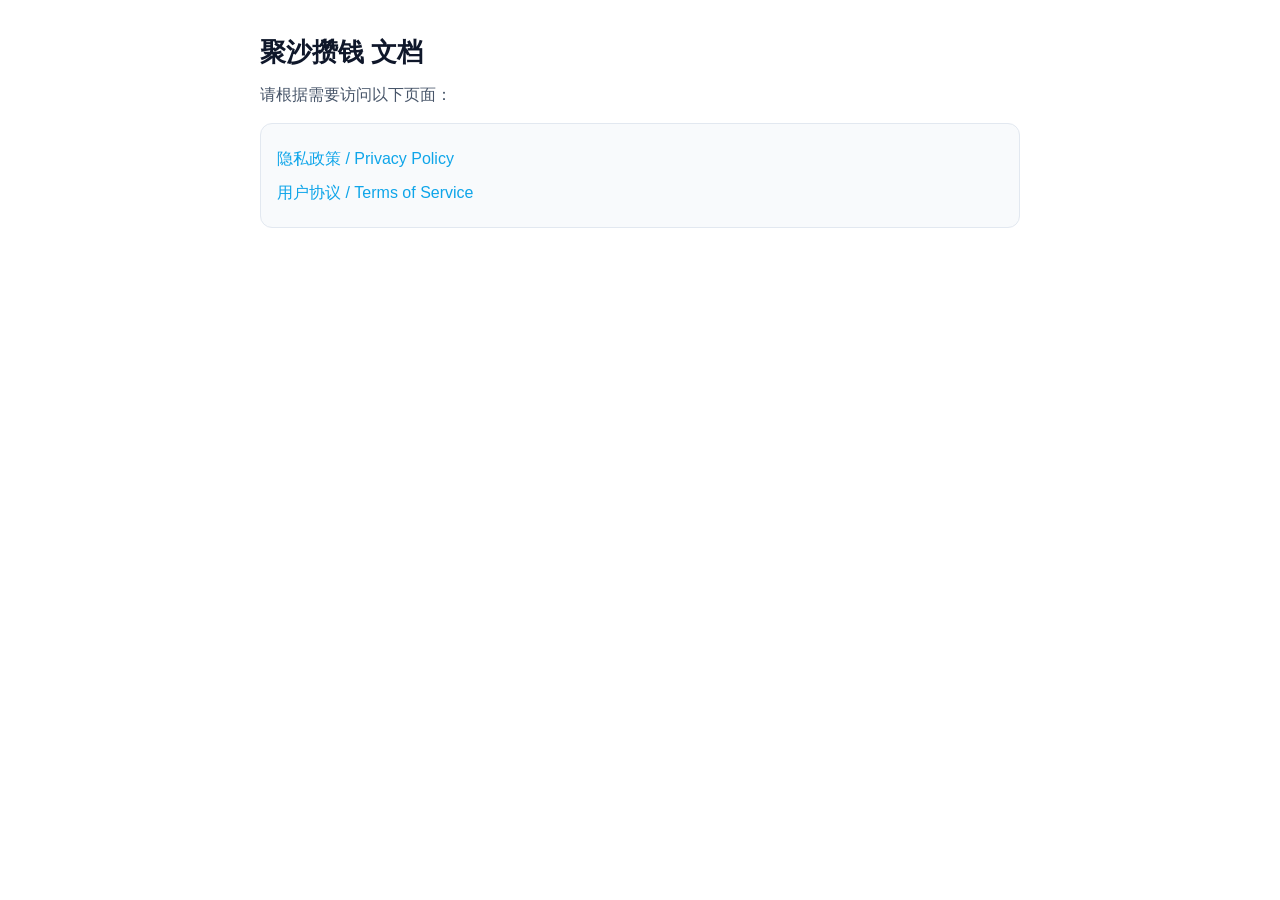
<file: doc/index.html>
<!doctype html>
<html lang="zh-CN">
<head>
  <meta charset="utf-8" />
  <meta name="viewport" content="width=device-width, initial-scale=1" />
  <title>聚沙攒钱 文档</title>
  <style>
    :root {
      color-scheme: light;
      --text: #0f172a;
      --sub: #475569;
      --line: #e2e8f0;
      --bg: #ffffff;
      --card: #f8fafc;
      --accent: #0ea5e9;
    }
    body {
      margin: 0;
      font-family: -apple-system, BlinkMacSystemFont, "SF Pro Text", "Helvetica Neue", Arial, sans-serif;
      color: var(--text);
      background: var(--bg);
      line-height: 1.6;
    }
    .container {
      max-width: 760px;
      margin: 0 auto;
      padding: 32px 20px 64px;
    }
    h1 { font-size: 26px; margin: 0 0 8px; }
    p { margin: 8px 0; color: var(--sub); }
    .card {
      background: var(--card);
      border: 1px solid var(--line);
      border-radius: 12px;
      padding: 14px 16px;
      margin-top: 16px;
    }
    a { color: var(--accent); text-decoration: none; }
    a:hover { text-decoration: underline; }
  </style>
</head>
<body>
  <div class="container">
    <h1>聚沙攒钱 文档</h1>
    <p>请根据需要访问以下页面：</p>

    <div class="card">
      <p><a href="privacy.html">隐私政策 / Privacy Policy</a></p>
      <p><a href="terms.html">用户协议 / Terms of Service</a></p>
    </div>
  </div>
</body>
</html>
</file>
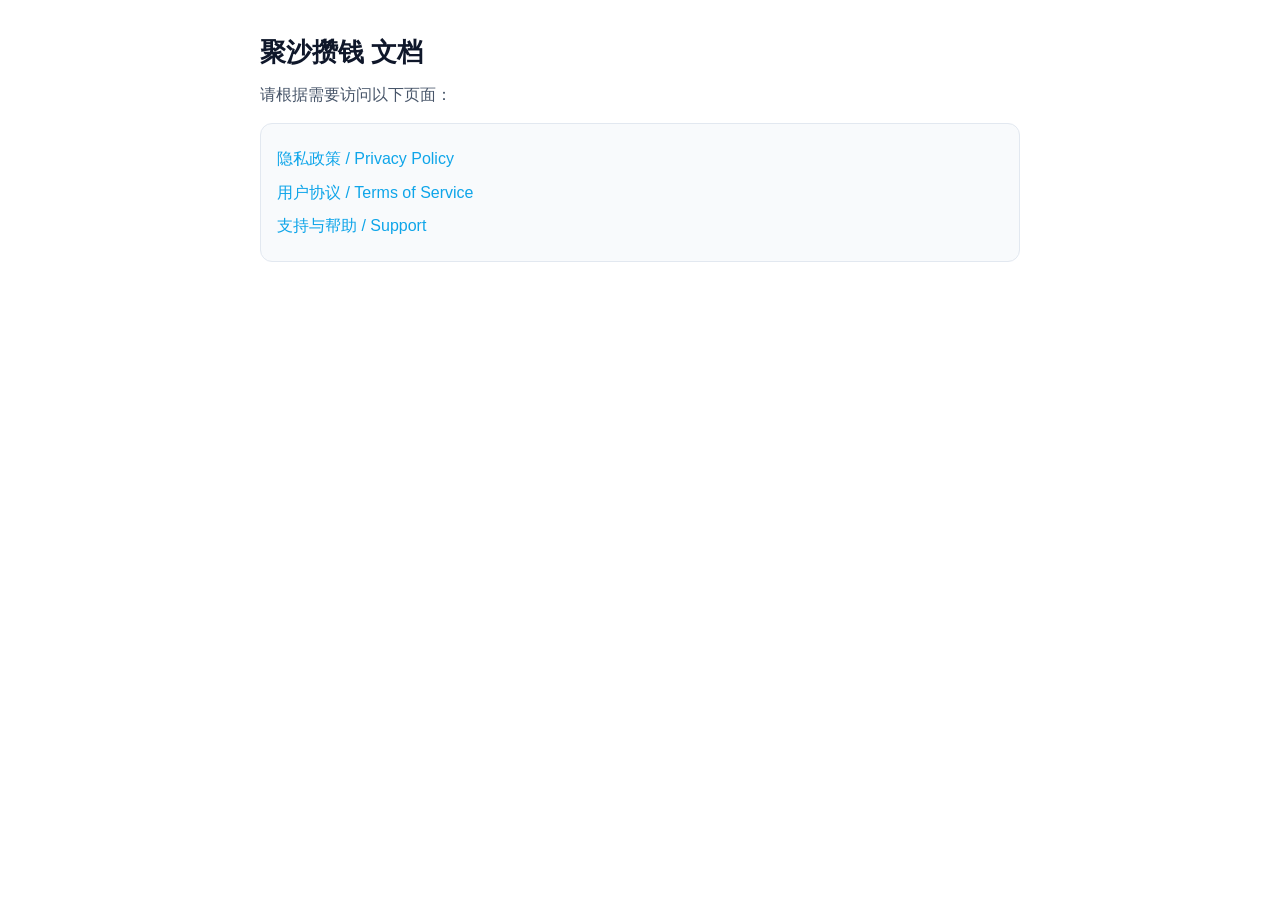
<file: docs/index.html>
<!doctype html>
<html lang="zh-CN">
<head>
  <meta charset="utf-8" />
  <meta name="viewport" content="width=device-width, initial-scale=1" />
  <title>聚沙攒钱 文档</title>
  <style>
    :root {
      color-scheme: light;
      --text: #0f172a;
      --sub: #475569;
      --line: #e2e8f0;
      --bg: #ffffff;
      --card: #f8fafc;
      --accent: #0ea5e9;
    }
    body {
      margin: 0;
      font-family: -apple-system, BlinkMacSystemFont, "SF Pro Text", "Helvetica Neue", Arial, sans-serif;
      color: var(--text);
      background: var(--bg);
      line-height: 1.6;
    }
    .container {
      max-width: 760px;
      margin: 0 auto;
      padding: 32px 20px 64px;
    }
    h1 { font-size: 26px; margin: 0 0 8px; }
    p { margin: 8px 0; color: var(--sub); }
    .card {
      background: var(--card);
      border: 1px solid var(--line);
      border-radius: 12px;
      padding: 14px 16px;
      margin-top: 16px;
    }
    a { color: var(--accent); text-decoration: none; }
    a:hover { text-decoration: underline; }
  </style>
</head>
<body>
  <div class="container">
    <h1>聚沙攒钱 文档</h1>
    <p>请根据需要访问以下页面：</p>

    <div class="card">
      <p><a href="privacy.html">隐私政策 / Privacy Policy</a></p>
      <p><a href="terms.html">用户协议 / Terms of Service</a></p>
      <p><a href="support.html">支持与帮助 / Support</a></p>
    </div>
  </div>
</body>
</html>
</file>
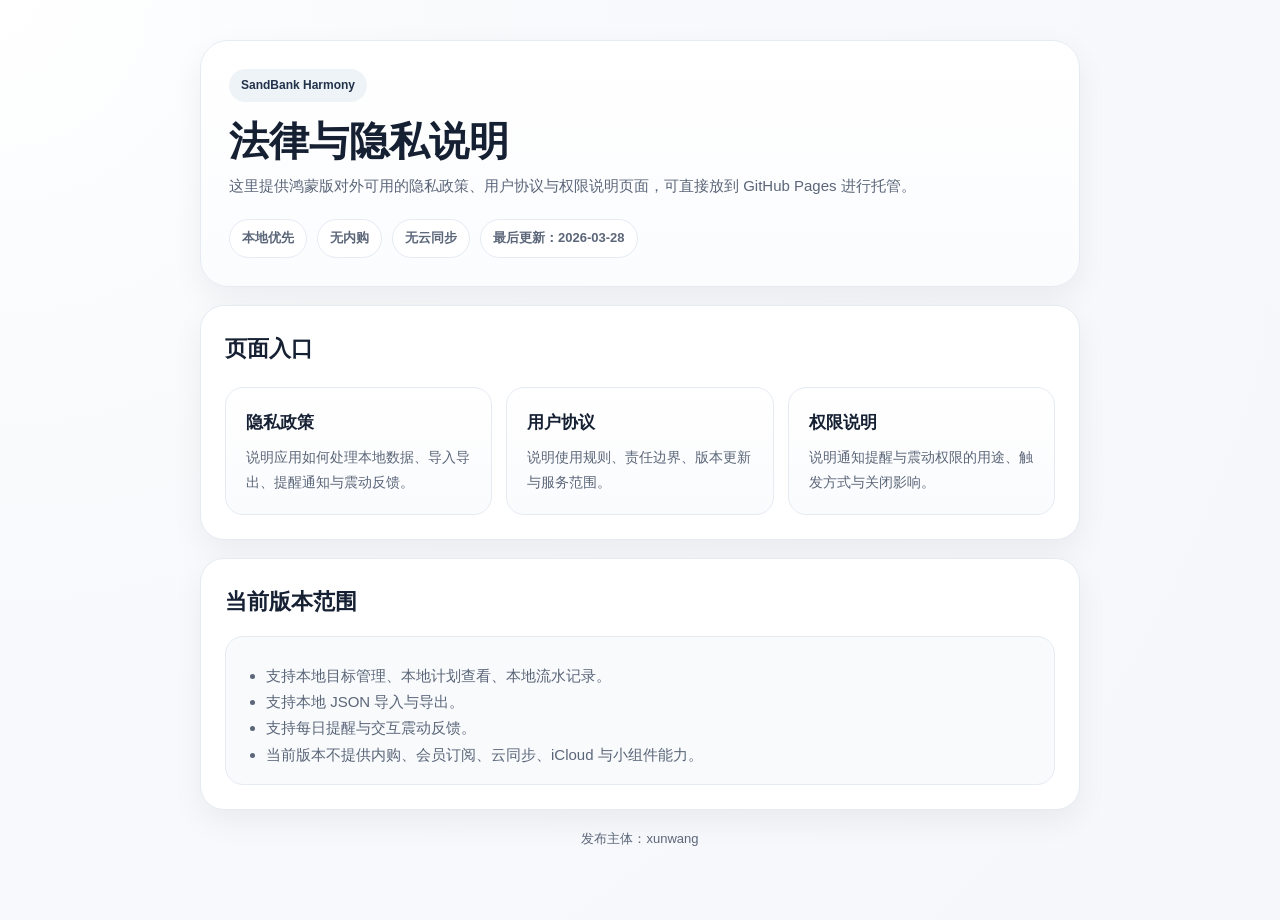
<file: docs/harmony/index.html>
<!doctype html>
<html lang="zh-CN">
<head>
  <meta charset="utf-8">
  <meta name="viewport" content="width=device-width, initial-scale=1">
  <title>SandBank Harmony 法律与隐私说明</title>
  <meta name="description" content="SandBank Harmony 的隐私政策、用户协议与权限说明页面。">
  <link rel="stylesheet" href="./legal.css">
</head>
<body>
  <main class="page">
    <section class="hero">
      <span class="eyebrow">SandBank Harmony</span>
      <h1>法律与隐私说明</h1>
      <p>这里提供鸿蒙版对外可用的隐私政策、用户协议与权限说明页面，可直接放到 GitHub Pages 进行托管。</p>
      <div class="hero-meta">
        <span class="chip">本地优先</span>
        <span class="chip">无内购</span>
        <span class="chip">无云同步</span>
        <span class="chip">最后更新：2026-03-28</span>
      </div>
    </section>

    <section class="section">
      <h2>页面入口</h2>
      <div class="card-grid">
        <a class="nav-card" href="./privacy-policy.html">
          <h3>隐私政策</h3>
          <p>说明应用如何处理本地数据、导入导出、提醒通知与震动反馈。</p>
        </a>
        <a class="nav-card" href="./user-agreement.html">
          <h3>用户协议</h3>
          <p>说明使用规则、责任边界、版本更新与服务范围。</p>
        </a>
        <a class="nav-card" href="./permissions.html">
          <h3>权限说明</h3>
          <p>说明通知提醒与震动权限的用途、触发方式与关闭影响。</p>
        </a>
      </div>
    </section>

    <section class="section">
      <h2>当前版本范围</h2>
      <div class="list-box">
        <ul>
          <li>支持本地目标管理、本地计划查看、本地流水记录。</li>
          <li>支持本地 JSON 导入与导出。</li>
          <li>支持每日提醒与交互震动反馈。</li>
          <li>当前版本不提供内购、会员订阅、云同步、iCloud 与小组件能力。</li>
        </ul>
      </div>
    </section>

    <p class="footer">发布主体：xunwang</p>
  </main>
</body>
</html>
</file>
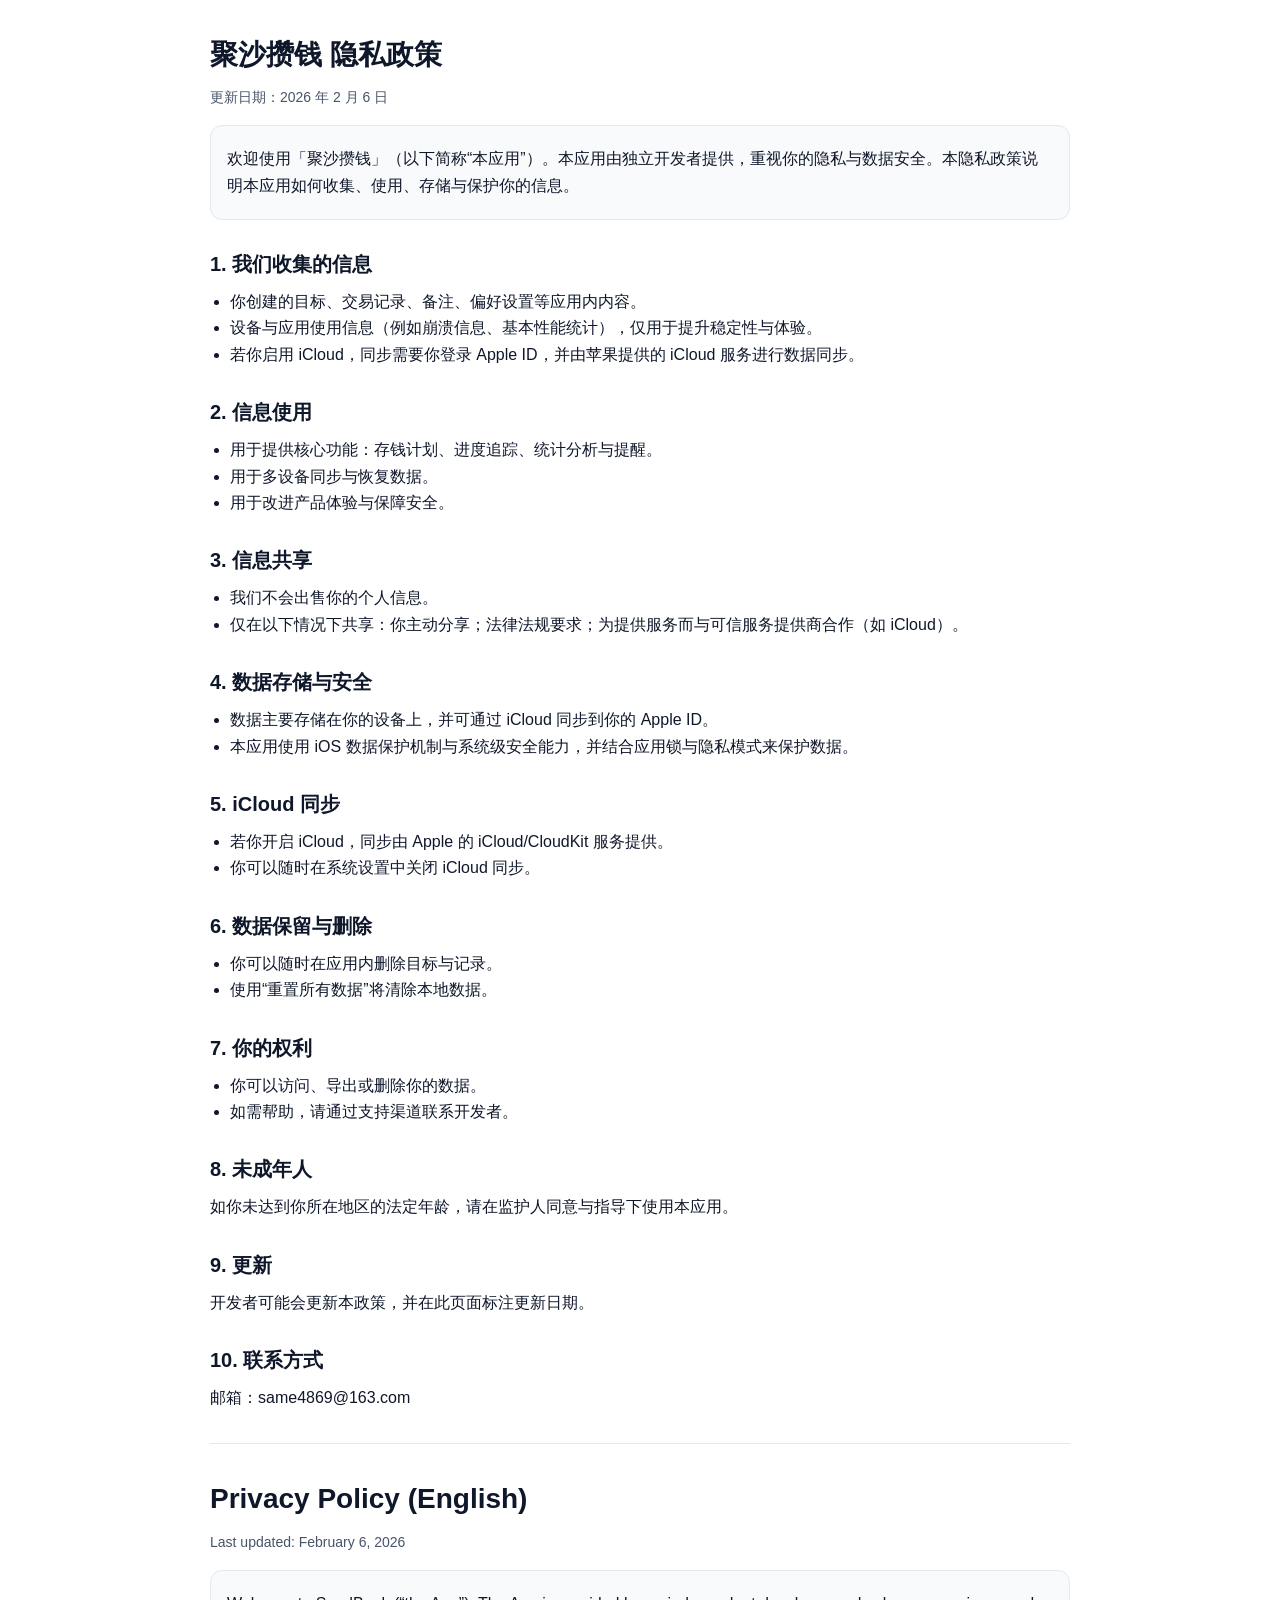
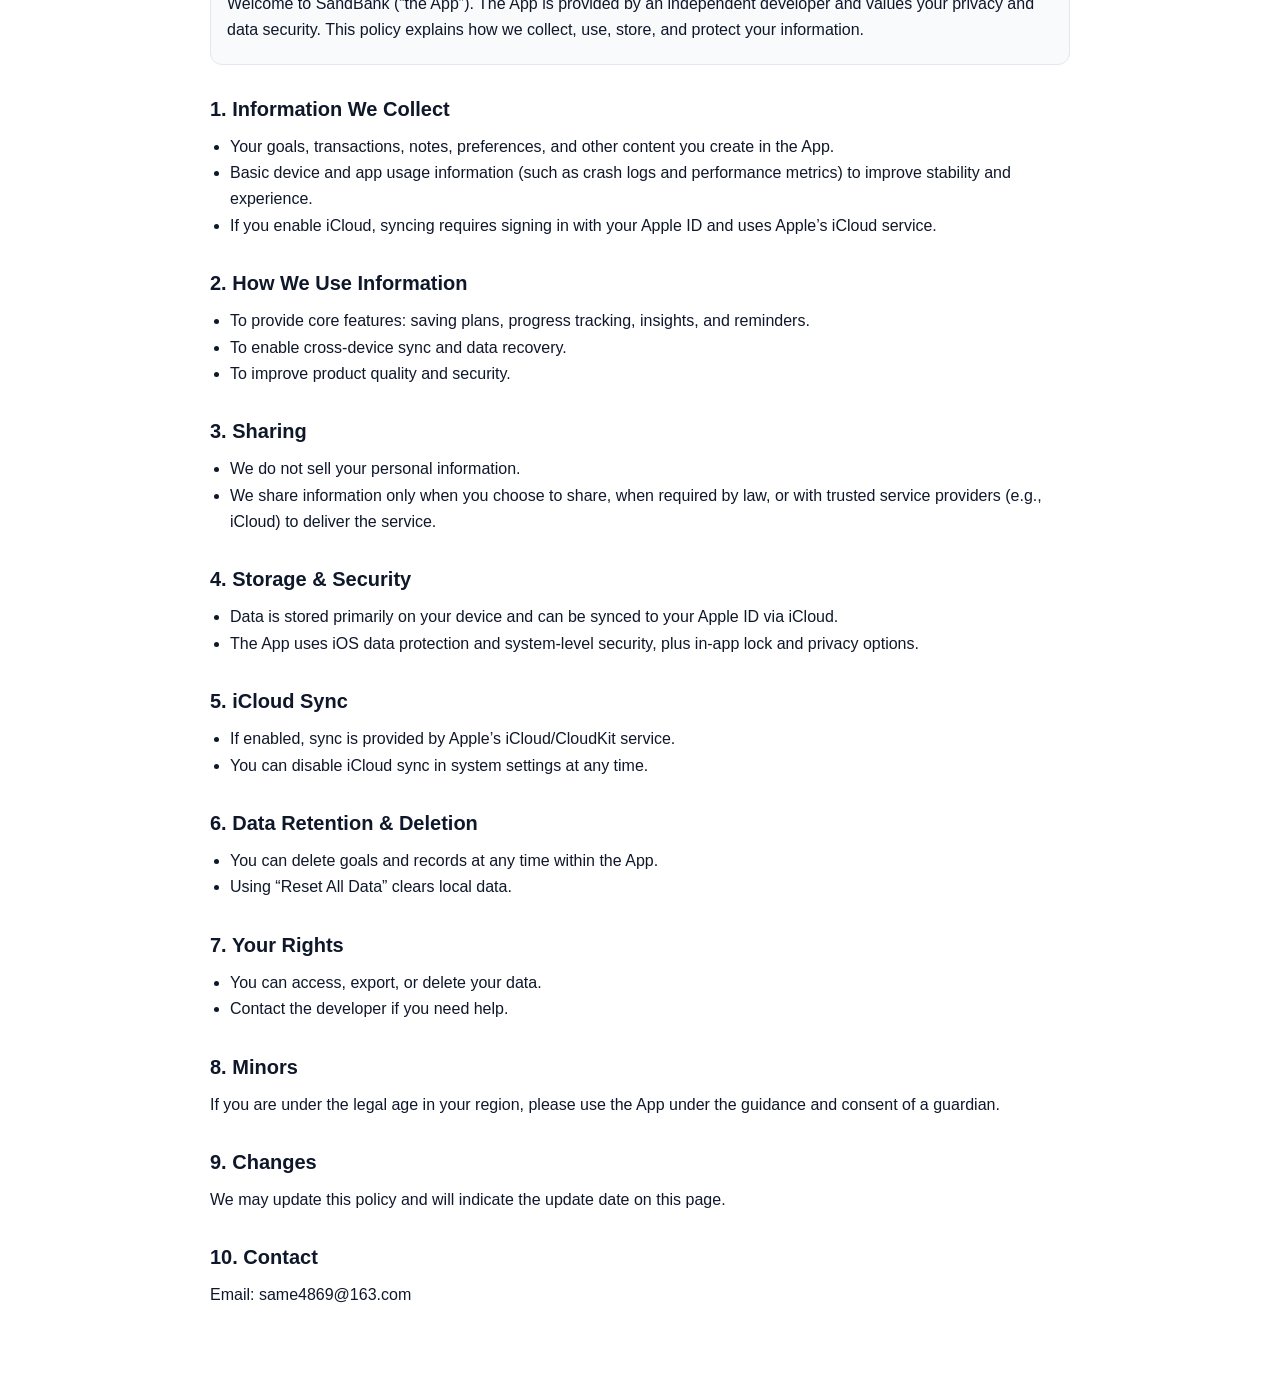
<file: doc/privacy.html>
<!doctype html>
<html lang="zh-CN">
<head>
  <meta charset="utf-8" />
  <meta name="viewport" content="width=device-width, initial-scale=1" />
  <title>聚沙攒钱 隐私政策</title>
  <style>
    :root {
      color-scheme: light;
      --text: #0f172a;
      --sub: #475569;
      --line: #e2e8f0;
      --bg: #ffffff;
      --card: #f8fafc;
    }
    body {
      margin: 0;
      font-family: -apple-system, BlinkMacSystemFont, "SF Pro Text", "Helvetica Neue", Arial, sans-serif;
      color: var(--text);
      background: var(--bg);
      line-height: 1.65;
    }
    .container {
      max-width: 860px;
      margin: 0 auto;
      padding: 32px 20px 64px;
    }
    h1 { font-size: 28px; margin: 0 0 8px; }
    h2 { font-size: 20px; margin: 28px 0 8px; }
    p { margin: 8px 0; color: var(--text); }
    .muted { color: var(--sub); font-size: 14px; }
    .card {
      background: var(--card);
      border: 1px solid var(--line);
      border-radius: 12px;
      padding: 12px 16px;
      margin: 16px 0;
    }
    ul { padding-left: 20px; margin: 8px 0; }
    hr { border: 0; border-top: 1px solid var(--line); margin: 32px 0; }
  </style>
</head>
<body>
  <div class="container">
    <h1>聚沙攒钱 隐私政策</h1>
    <p class="muted">更新日期：2026 年 2 月 6 日</p>

    <div class="card">
      <p>欢迎使用「聚沙攒钱」（以下简称“本应用”）。本应用由独立开发者提供，重视你的隐私与数据安全。本隐私政策说明本应用如何收集、使用、存储与保护你的信息。</p>
    </div>

    <h2>1. 我们收集的信息</h2>
    <ul>
      <li>你创建的目标、交易记录、备注、偏好设置等应用内内容。</li>
      <li>设备与应用使用信息（例如崩溃信息、基本性能统计），仅用于提升稳定性与体验。</li>
      <li>若你启用 iCloud，同步需要你登录 Apple ID，并由苹果提供的 iCloud 服务进行数据同步。</li>
    </ul>

    <h2>2. 信息使用</h2>
    <ul>
      <li>用于提供核心功能：存钱计划、进度追踪、统计分析与提醒。</li>
      <li>用于多设备同步与恢复数据。</li>
      <li>用于改进产品体验与保障安全。</li>
    </ul>

    <h2>3. 信息共享</h2>
    <ul>
      <li>我们不会出售你的个人信息。</li>
      <li>仅在以下情况下共享：你主动分享；法律法规要求；为提供服务而与可信服务提供商合作（如 iCloud）。</li>
    </ul>

    <h2>4. 数据存储与安全</h2>
    <ul>
      <li>数据主要存储在你的设备上，并可通过 iCloud 同步到你的 Apple ID。</li>
      <li>本应用使用 iOS 数据保护机制与系统级安全能力，并结合应用锁与隐私模式来保护数据。</li>
    </ul>

    <h2>5. iCloud 同步</h2>
    <ul>
      <li>若你开启 iCloud，同步由 Apple 的 iCloud/CloudKit 服务提供。</li>
      <li>你可以随时在系统设置中关闭 iCloud 同步。</li>
    </ul>

    <h2>6. 数据保留与删除</h2>
    <ul>
      <li>你可以随时在应用内删除目标与记录。</li>
      <li>使用“重置所有数据”将清除本地数据。</li>
    </ul>

    <h2>7. 你的权利</h2>
    <ul>
      <li>你可以访问、导出或删除你的数据。</li>
      <li>如需帮助，请通过支持渠道联系开发者。</li>
    </ul>

    <h2>8. 未成年人</h2>
    <p>如你未达到你所在地区的法定年龄，请在监护人同意与指导下使用本应用。</p>

    <h2>9. 更新</h2>
    <p>开发者可能会更新本政策，并在此页面标注更新日期。</p>

    <h2>10. 联系方式</h2>
    <p>邮箱：same4869@163.com</p>

    <hr />

    <h1>Privacy Policy (English)</h1>
    <p class="muted">Last updated: February 6, 2026</p>

    <div class="card">
      <p>Welcome to SandBank (“the App”). The App is provided by an independent developer and values your privacy and data security. This policy explains how we collect, use, store, and protect your information.</p>
    </div>

    <h2>1. Information We Collect</h2>
    <ul>
      <li>Your goals, transactions, notes, preferences, and other content you create in the App.</li>
      <li>Basic device and app usage information (such as crash logs and performance metrics) to improve stability and experience.</li>
      <li>If you enable iCloud, syncing requires signing in with your Apple ID and uses Apple’s iCloud service.</li>
    </ul>

    <h2>2. How We Use Information</h2>
    <ul>
      <li>To provide core features: saving plans, progress tracking, insights, and reminders.</li>
      <li>To enable cross-device sync and data recovery.</li>
      <li>To improve product quality and security.</li>
    </ul>

    <h2>3. Sharing</h2>
    <ul>
      <li>We do not sell your personal information.</li>
      <li>We share information only when you choose to share, when required by law, or with trusted service providers (e.g., iCloud) to deliver the service.</li>
    </ul>

    <h2>4. Storage & Security</h2>
    <ul>
      <li>Data is stored primarily on your device and can be synced to your Apple ID via iCloud.</li>
      <li>The App uses iOS data protection and system-level security, plus in-app lock and privacy options.</li>
    </ul>

    <h2>5. iCloud Sync</h2>
    <ul>
      <li>If enabled, sync is provided by Apple’s iCloud/CloudKit service.</li>
      <li>You can disable iCloud sync in system settings at any time.</li>
    </ul>

    <h2>6. Data Retention & Deletion</h2>
    <ul>
      <li>You can delete goals and records at any time within the App.</li>
      <li>Using “Reset All Data” clears local data.</li>
    </ul>

    <h2>7. Your Rights</h2>
    <ul>
      <li>You can access, export, or delete your data.</li>
      <li>Contact the developer if you need help.</li>
    </ul>

    <h2>8. Minors</h2>
    <p>If you are under the legal age in your region, please use the App under the guidance and consent of a guardian.</p>

    <h2>9. Changes</h2>
    <p>We may update this policy and will indicate the update date on this page.</p>

    <h2>10. Contact</h2>
    <p>Email: same4869@163.com</p>
  </div>
</body>
</html>
</file>
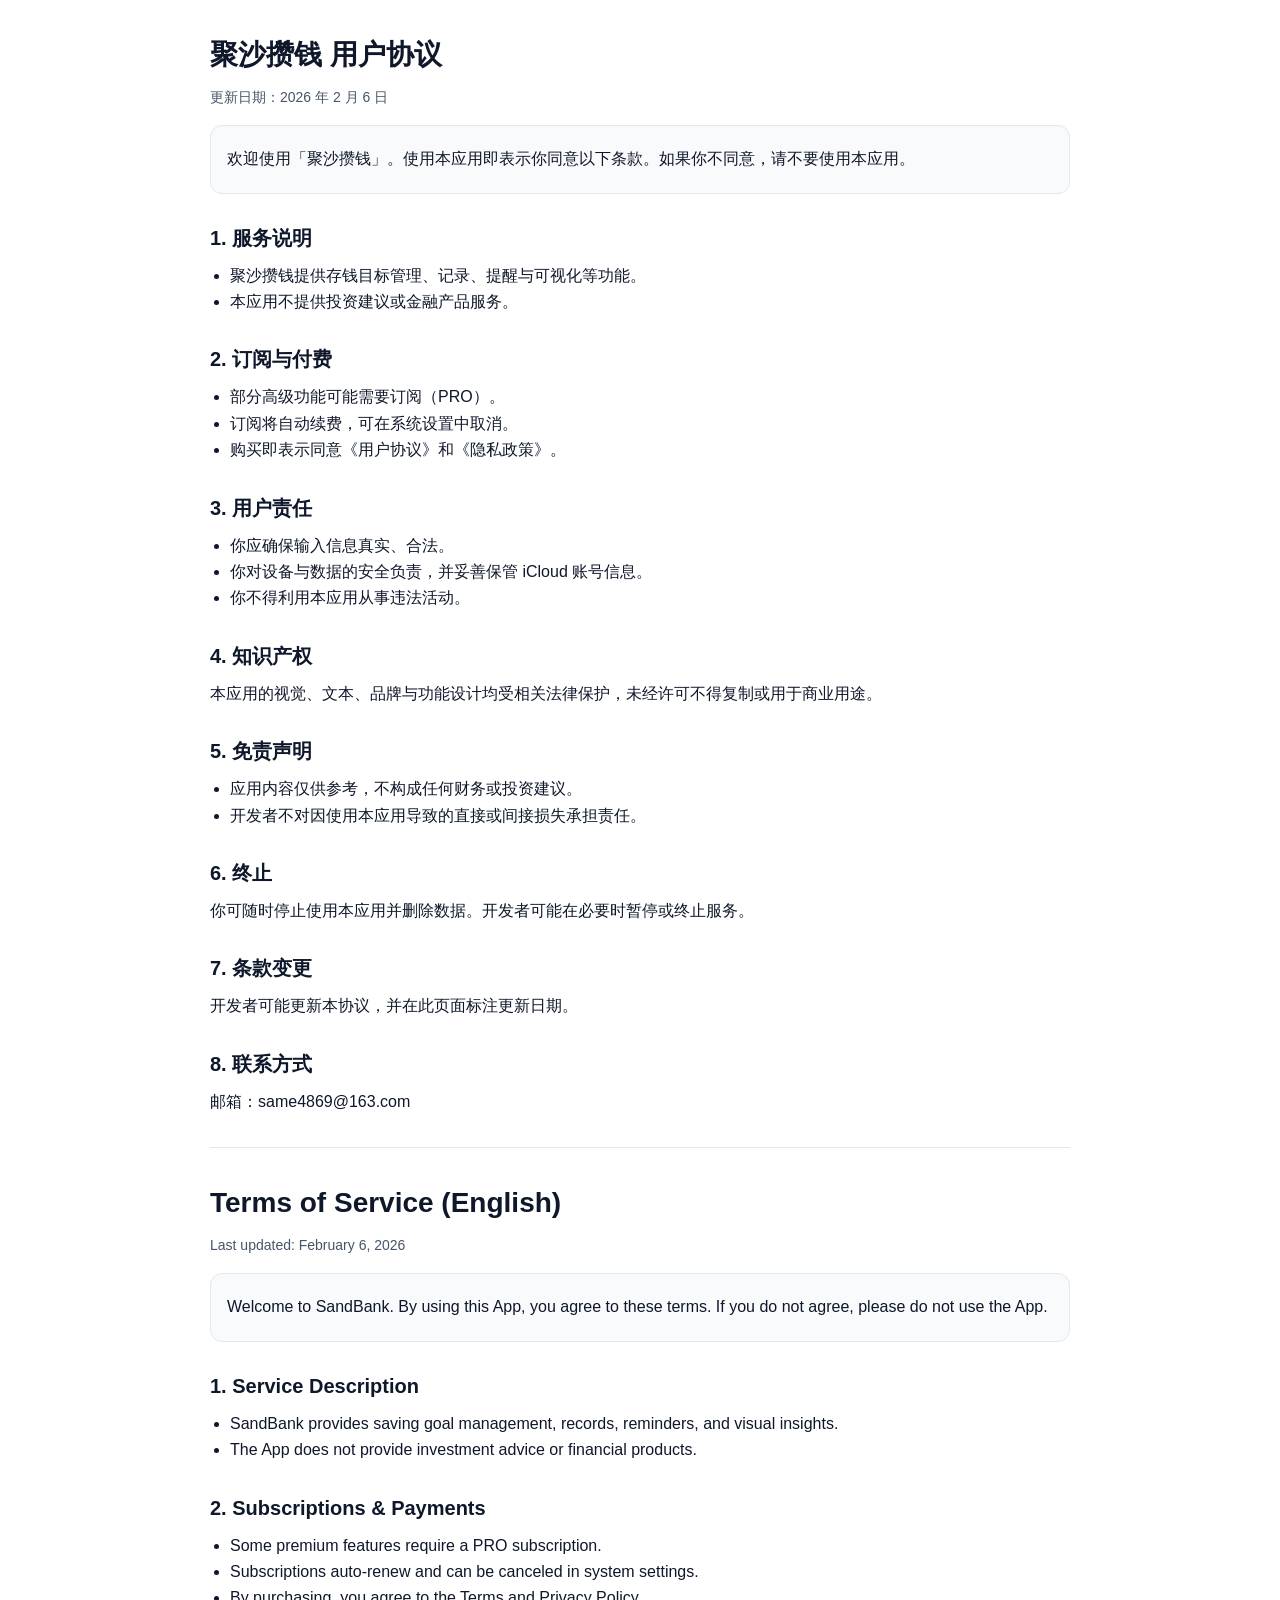
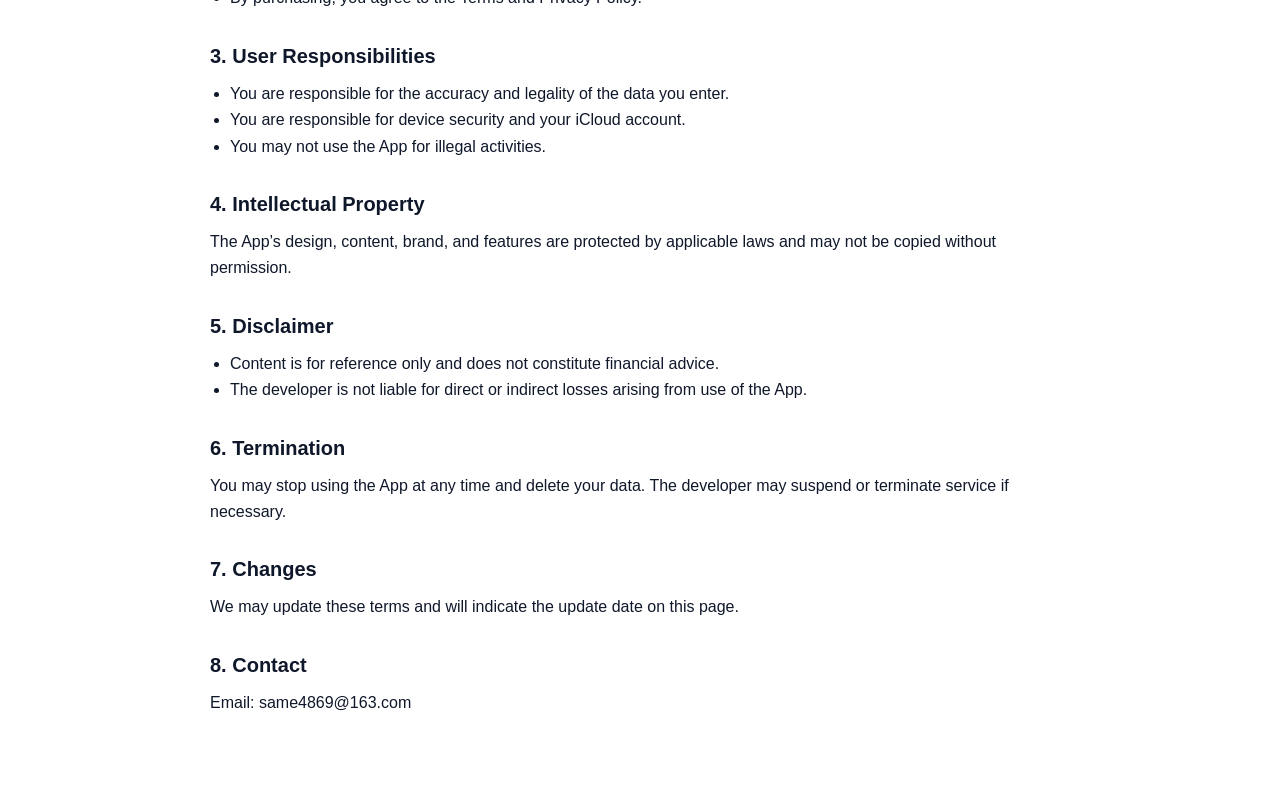
<file: doc/terms.html>
<!doctype html>
<html lang="zh-CN">
<head>
  <meta charset="utf-8" />
  <meta name="viewport" content="width=device-width, initial-scale=1" />
  <title>聚沙攒钱 用户协议</title>
  <style>
    :root {
      color-scheme: light;
      --text: #0f172a;
      --sub: #475569;
      --line: #e2e8f0;
      --bg: #ffffff;
      --card: #f8fafc;
    }
    body {
      margin: 0;
      font-family: -apple-system, BlinkMacSystemFont, "SF Pro Text", "Helvetica Neue", Arial, sans-serif;
      color: var(--text);
      background: var(--bg);
      line-height: 1.65;
    }
    .container {
      max-width: 860px;
      margin: 0 auto;
      padding: 32px 20px 64px;
    }
    h1 { font-size: 28px; margin: 0 0 8px; }
    h2 { font-size: 20px; margin: 28px 0 8px; }
    p { margin: 8px 0; color: var(--text); }
    .muted { color: var(--sub); font-size: 14px; }
    .card {
      background: var(--card);
      border: 1px solid var(--line);
      border-radius: 12px;
      padding: 12px 16px;
      margin: 16px 0;
    }
    ul { padding-left: 20px; margin: 8px 0; }
    hr { border: 0; border-top: 1px solid var(--line); margin: 32px 0; }
  </style>
</head>
<body>
  <div class="container">
    <h1>聚沙攒钱 用户协议</h1>
    <p class="muted">更新日期：2026 年 2 月 6 日</p>

    <div class="card">
      <p>欢迎使用「聚沙攒钱」。使用本应用即表示你同意以下条款。如果你不同意，请不要使用本应用。</p>
    </div>

    <h2>1. 服务说明</h2>
    <ul>
      <li>聚沙攒钱提供存钱目标管理、记录、提醒与可视化等功能。</li>
      <li>本应用不提供投资建议或金融产品服务。</li>
    </ul>

    <h2>2. 订阅与付费</h2>
    <ul>
      <li>部分高级功能可能需要订阅（PRO）。</li>
      <li>订阅将自动续费，可在系统设置中取消。</li>
      <li>购买即表示同意《用户协议》和《隐私政策》。</li>
    </ul>

    <h2>3. 用户责任</h2>
    <ul>
      <li>你应确保输入信息真实、合法。</li>
      <li>你对设备与数据的安全负责，并妥善保管 iCloud 账号信息。</li>
      <li>你不得利用本应用从事违法活动。</li>
    </ul>

    <h2>4. 知识产权</h2>
    <p>本应用的视觉、文本、品牌与功能设计均受相关法律保护，未经许可不得复制或用于商业用途。</p>

    <h2>5. 免责声明</h2>
    <ul>
      <li>应用内容仅供参考，不构成任何财务或投资建议。</li>
      <li>开发者不对因使用本应用导致的直接或间接损失承担责任。</li>
    </ul>

    <h2>6. 终止</h2>
    <p>你可随时停止使用本应用并删除数据。开发者可能在必要时暂停或终止服务。</p>

    <h2>7. 条款变更</h2>
    <p>开发者可能更新本协议，并在此页面标注更新日期。</p>

    <h2>8. 联系方式</h2>
    <p>邮箱：same4869@163.com</p>

    <hr />

    <h1>Terms of Service (English)</h1>
    <p class="muted">Last updated: February 6, 2026</p>

    <div class="card">
      <p>Welcome to SandBank. By using this App, you agree to these terms. If you do not agree, please do not use the App.</p>
    </div>

    <h2>1. Service Description</h2>
    <ul>
      <li>SandBank provides saving goal management, records, reminders, and visual insights.</li>
      <li>The App does not provide investment advice or financial products.</li>
    </ul>

    <h2>2. Subscriptions & Payments</h2>
    <ul>
      <li>Some premium features require a PRO subscription.</li>
      <li>Subscriptions auto-renew and can be canceled in system settings.</li>
      <li>By purchasing, you agree to the Terms and Privacy Policy.</li>
    </ul>

    <h2>3. User Responsibilities</h2>
    <ul>
      <li>You are responsible for the accuracy and legality of the data you enter.</li>
      <li>You are responsible for device security and your iCloud account.</li>
      <li>You may not use the App for illegal activities.</li>
    </ul>

    <h2>4. Intellectual Property</h2>
    <p>The App’s design, content, brand, and features are protected by applicable laws and may not be copied without permission.</p>

    <h2>5. Disclaimer</h2>
    <ul>
      <li>Content is for reference only and does not constitute financial advice.</li>
      <li>The developer is not liable for direct or indirect losses arising from use of the App.</li>
    </ul>

    <h2>6. Termination</h2>
    <p>You may stop using the App at any time and delete your data. The developer may suspend or terminate service if necessary.</p>

    <h2>7. Changes</h2>
    <p>We may update these terms and will indicate the update date on this page.</p>

    <h2>8. Contact</h2>
    <p>Email: same4869@163.com</p>
  </div>
</body>
</html>
</file>
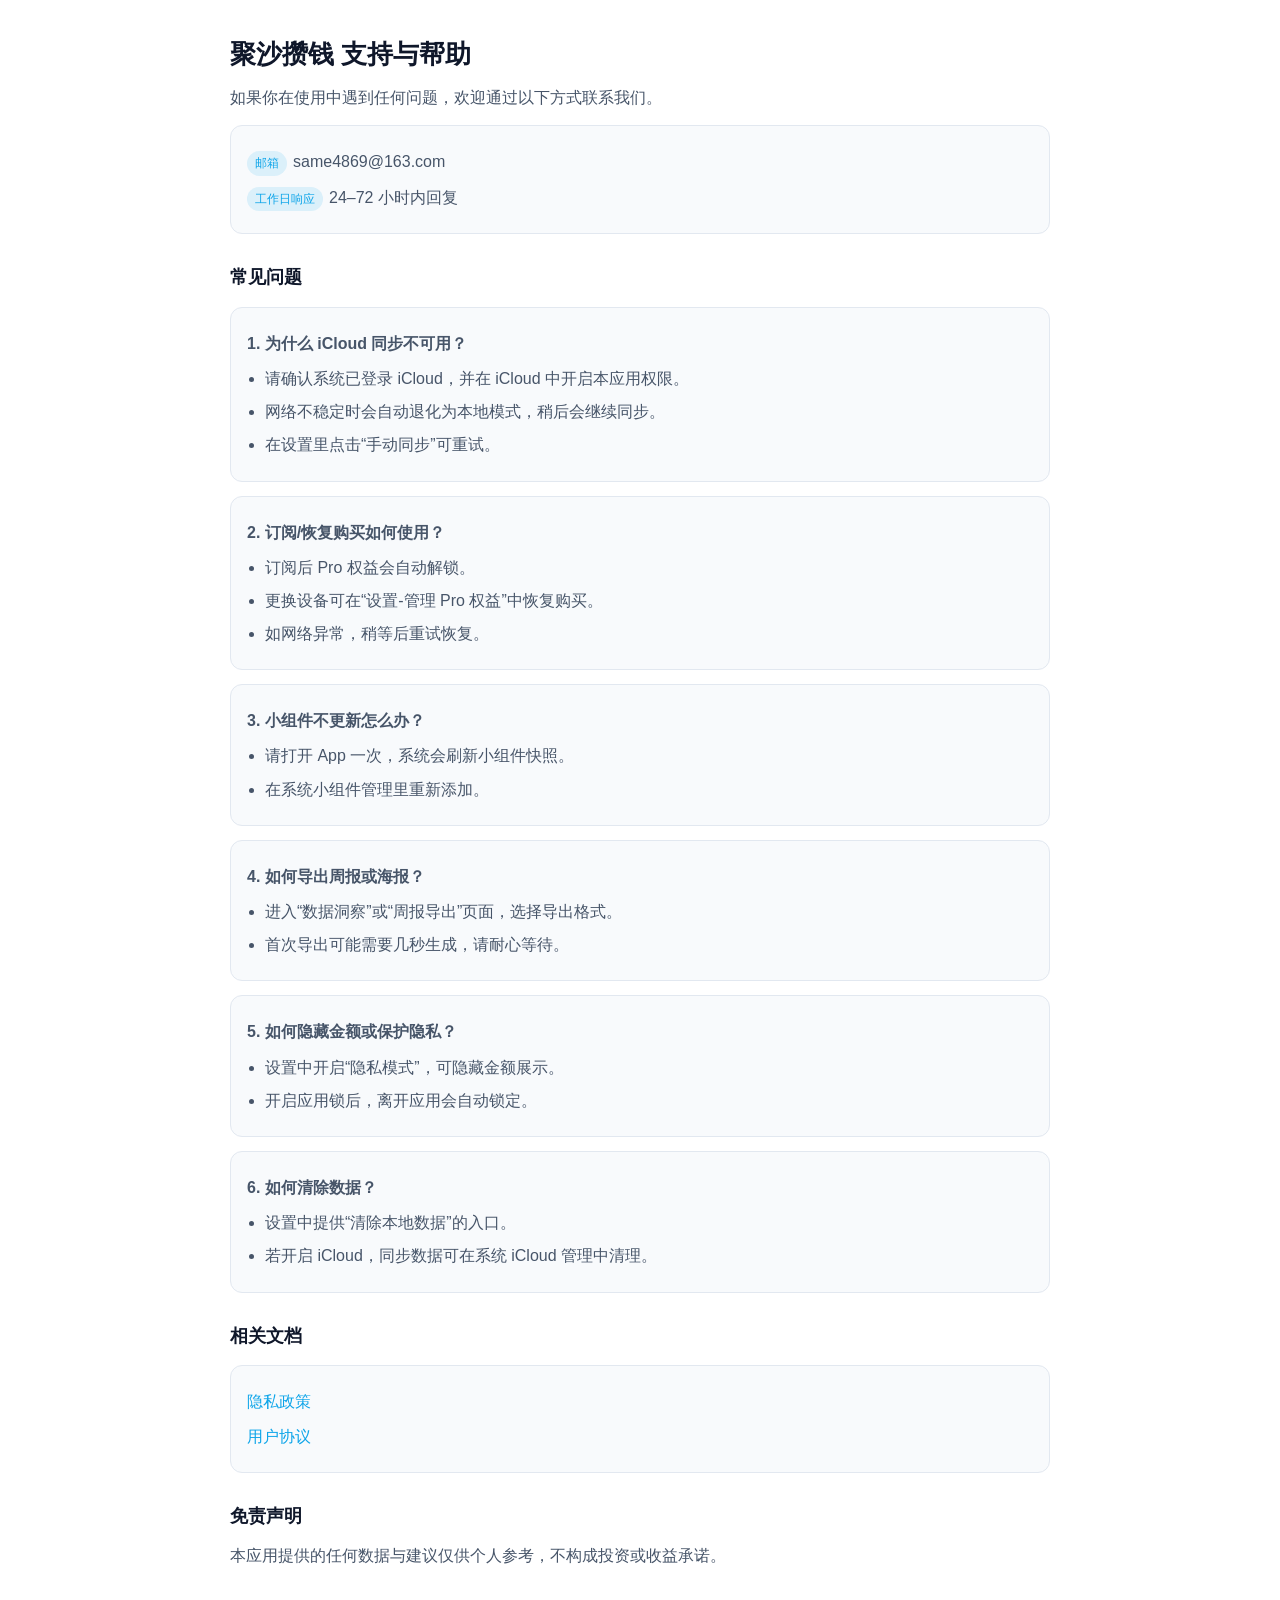
<file: docs/support.html>
<!doctype html>
<html lang="zh-CN">
<head>
  <meta charset="utf-8" />
  <meta name="viewport" content="width=device-width, initial-scale=1" />
  <title>聚沙攒钱 支持与帮助</title>
  <style>
    :root {
      color-scheme: light;
      --text: #0f172a;
      --sub: #475569;
      --line: #e2e8f0;
      --bg: #ffffff;
      --card: #f8fafc;
      --accent: #0ea5e9;
    }
    body {
      margin: 0;
      font-family: -apple-system, BlinkMacSystemFont, "SF Pro Text", "Helvetica Neue", Arial, sans-serif;
      color: var(--text);
      background: var(--bg);
      line-height: 1.7;
    }
    .container {
      max-width: 820px;
      margin: 0 auto;
      padding: 32px 20px 72px;
    }
    h1 { font-size: 26px; margin: 0 0 8px; }
    h2 { font-size: 18px; margin: 28px 0 10px; }
    p { margin: 8px 0; color: var(--sub); }
    ul { padding-left: 18px; margin: 8px 0; color: var(--sub); }
    li { margin: 6px 0; }
    .card {
      background: var(--card);
      border: 1px solid var(--line);
      border-radius: 12px;
      padding: 14px 16px;
      margin-top: 14px;
    }
    .tag {
      display: inline-block;
      font-size: 12px;
      color: var(--accent);
      background: rgba(14, 165, 233, 0.12);
      padding: 2px 8px;
      border-radius: 999px;
      margin-right: 6px;
    }
    a { color: var(--accent); text-decoration: none; }
    a:hover { text-decoration: underline; }
  </style>
</head>
<body>
  <div class="container">
    <h1>聚沙攒钱 支持与帮助</h1>
    <p>如果你在使用中遇到任何问题，欢迎通过以下方式联系我们。</p>

    <div class="card">
      <p><span class="tag">邮箱</span>same4869@163.com</p>
      <p><span class="tag">工作日响应</span>24–72 小时内回复</p>
    </div>

    <h2>常见问题</h2>

    <div class="card">
      <p><strong>1. 为什么 iCloud 同步不可用？</strong></p>
      <ul>
        <li>请确认系统已登录 iCloud，并在 iCloud 中开启本应用权限。</li>
        <li>网络不稳定时会自动退化为本地模式，稍后会继续同步。</li>
        <li>在设置里点击“手动同步”可重试。</li>
      </ul>
    </div>

    <div class="card">
      <p><strong>2. 订阅/恢复购买如何使用？</strong></p>
      <ul>
        <li>订阅后 Pro 权益会自动解锁。</li>
        <li>更换设备可在“设置-管理 Pro 权益”中恢复购买。</li>
        <li>如网络异常，稍等后重试恢复。</li>
      </ul>
    </div>

    <div class="card">
      <p><strong>3. 小组件不更新怎么办？</strong></p>
      <ul>
        <li>请打开 App 一次，系统会刷新小组件快照。</li>
        <li>在系统小组件管理里重新添加。</li>
      </ul>
    </div>

    <div class="card">
      <p><strong>4. 如何导出周报或海报？</strong></p>
      <ul>
        <li>进入“数据洞察”或“周报导出”页面，选择导出格式。</li>
        <li>首次导出可能需要几秒生成，请耐心等待。</li>
      </ul>
    </div>

    <div class="card">
      <p><strong>5. 如何隐藏金额或保护隐私？</strong></p>
      <ul>
        <li>设置中开启“隐私模式”，可隐藏金额展示。</li>
        <li>开启应用锁后，离开应用会自动锁定。</li>
      </ul>
    </div>

    <div class="card">
      <p><strong>6. 如何清除数据？</strong></p>
      <ul>
        <li>设置中提供“清除本地数据”的入口。</li>
        <li>若开启 iCloud，同步数据可在系统 iCloud 管理中清理。</li>
      </ul>
    </div>

    <h2>相关文档</h2>
    <div class="card">
      <p><a href="privacy.html">隐私政策</a></p>
      <p><a href="terms.html">用户协议</a></p>
    </div>

    <h2>免责声明</h2>
    <p>本应用提供的任何数据与建议仅供个人参考，不构成投资或收益承诺。</p>
  </div>
</body>
</html>
</file>
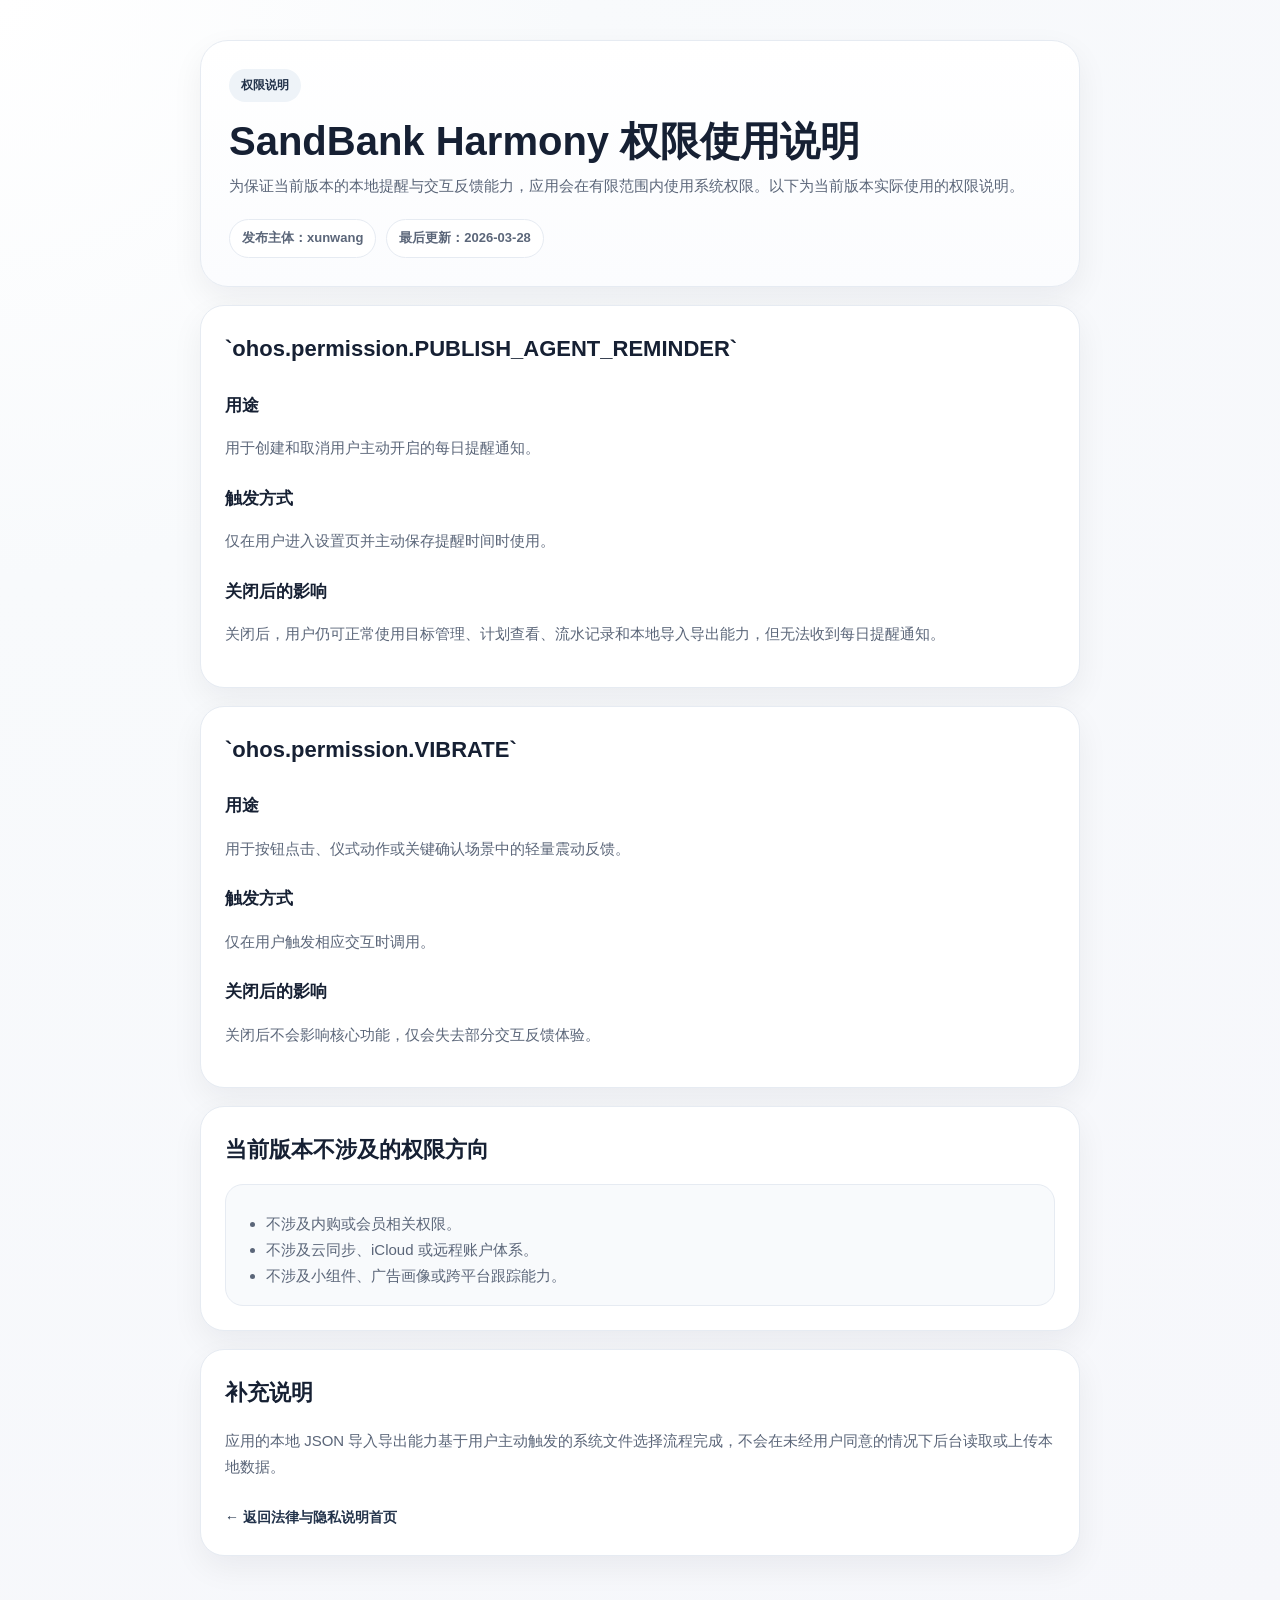
<file: docs/harmony/permissions.html>
<!doctype html>
<html lang="zh-CN">
<head>
  <meta charset="utf-8">
  <meta name="viewport" content="width=device-width, initial-scale=1">
  <title>SandBank Harmony 权限说明</title>
  <meta name="description" content="SandBank Harmony 权限说明页面。">
  <link rel="stylesheet" href="./legal.css">
</head>
<body>
  <main class="page">
    <section class="hero">
      <span class="eyebrow">权限说明</span>
      <h1>SandBank Harmony 权限使用说明</h1>
      <p>为保证当前版本的本地提醒与交互反馈能力，应用会在有限范围内使用系统权限。以下为当前版本实际使用的权限说明。</p>
      <div class="hero-meta">
        <span class="chip">发布主体：xunwang</span>
        <span class="chip">最后更新：2026-03-28</span>
      </div>
    </section>

    <section class="section">
      <h2>`ohos.permission.PUBLISH_AGENT_REMINDER`</h2>
      <h3>用途</h3>
      <p>用于创建和取消用户主动开启的每日提醒通知。</p>

      <h3>触发方式</h3>
      <p>仅在用户进入设置页并主动保存提醒时间时使用。</p>

      <h3>关闭后的影响</h3>
      <p>关闭后，用户仍可正常使用目标管理、计划查看、流水记录和本地导入导出能力，但无法收到每日提醒通知。</p>
    </section>

    <section class="section">
      <h2>`ohos.permission.VIBRATE`</h2>
      <h3>用途</h3>
      <p>用于按钮点击、仪式动作或关键确认场景中的轻量震动反馈。</p>

      <h3>触发方式</h3>
      <p>仅在用户触发相应交互时调用。</p>

      <h3>关闭后的影响</h3>
      <p>关闭后不会影响核心功能，仅会失去部分交互反馈体验。</p>
    </section>

    <section class="section">
      <h2>当前版本不涉及的权限方向</h2>
      <div class="list-box">
        <ul>
          <li>不涉及内购或会员相关权限。</li>
          <li>不涉及云同步、iCloud 或远程账户体系。</li>
          <li>不涉及小组件、广告画像或跨平台跟踪能力。</li>
        </ul>
      </div>
    </section>

    <section class="section">
      <h2>补充说明</h2>
      <p>应用的本地 JSON 导入导出能力基于用户主动触发的系统文件选择流程完成，不会在未经用户同意的情况下后台读取或上传本地数据。</p>
      <a class="back-link" href="./index.html">← 返回法律与隐私说明首页</a>
    </section>
  </main>
</body>
</html>
</file>
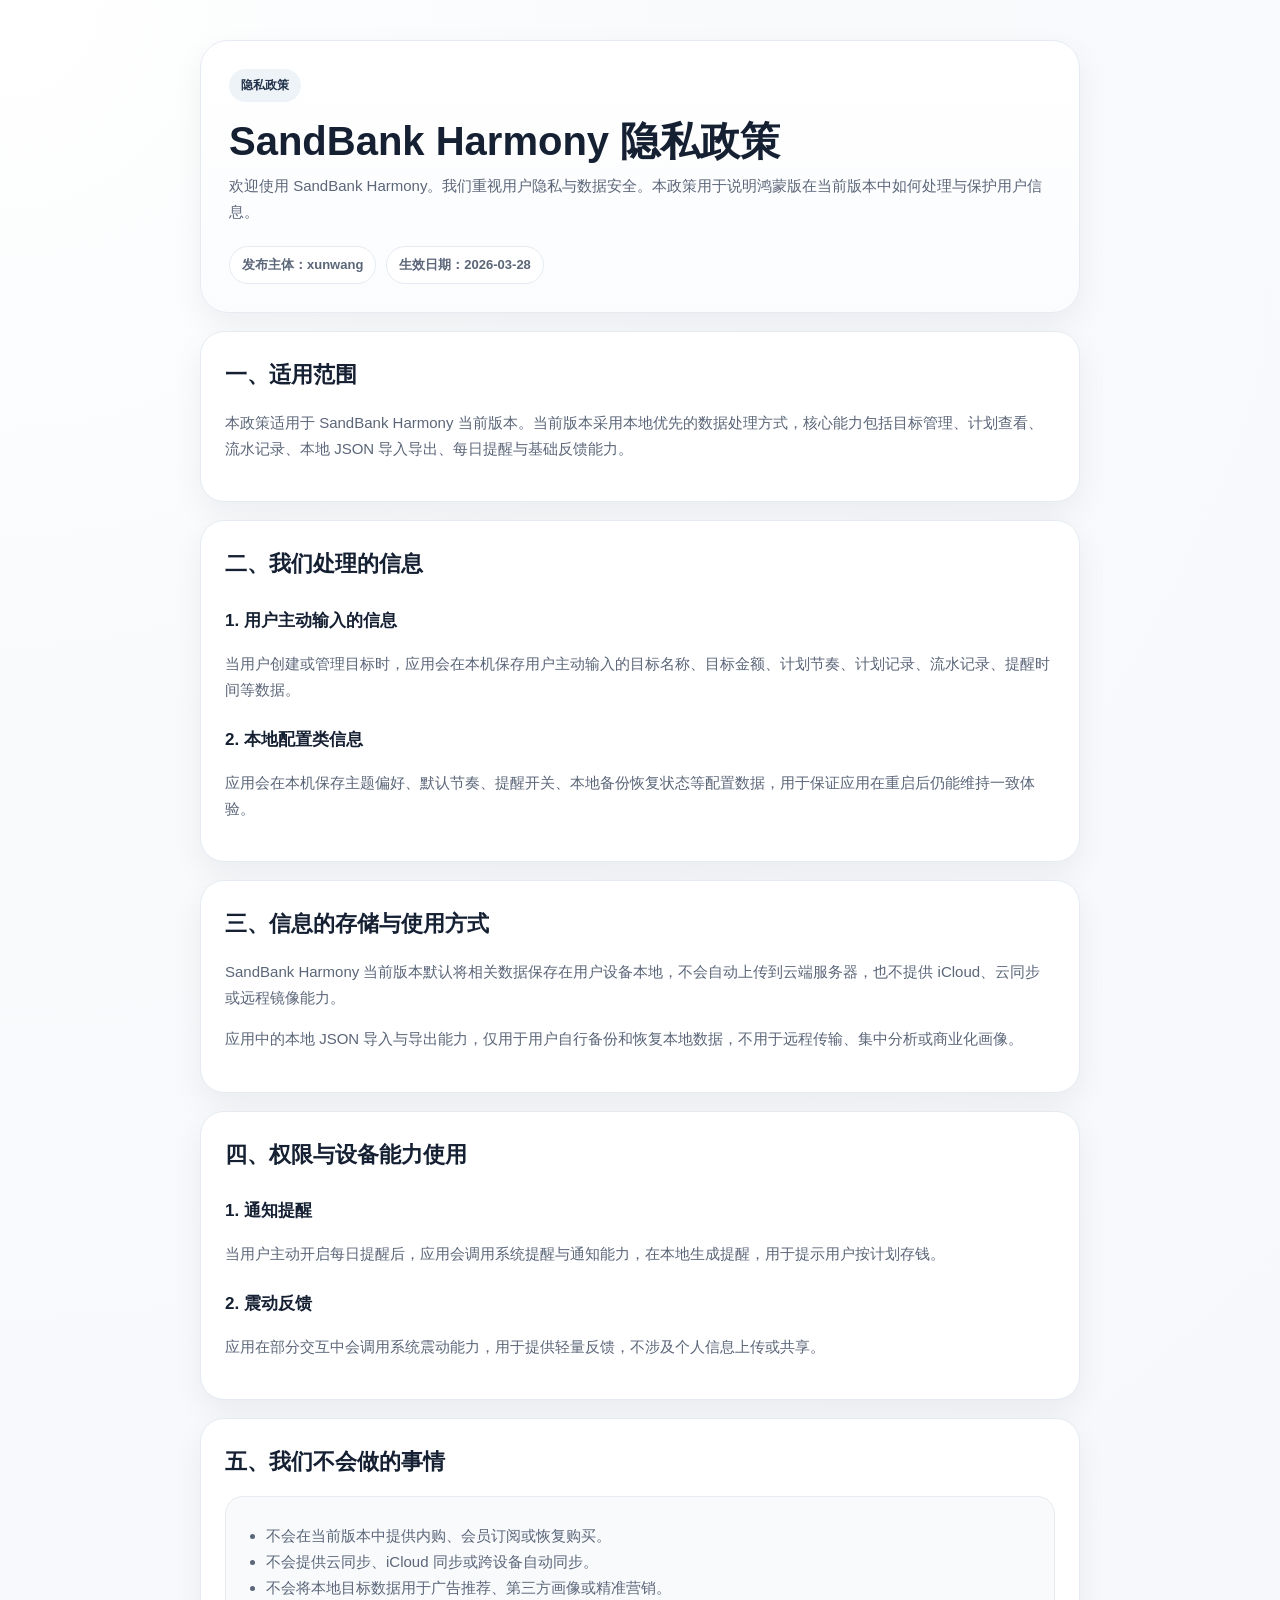
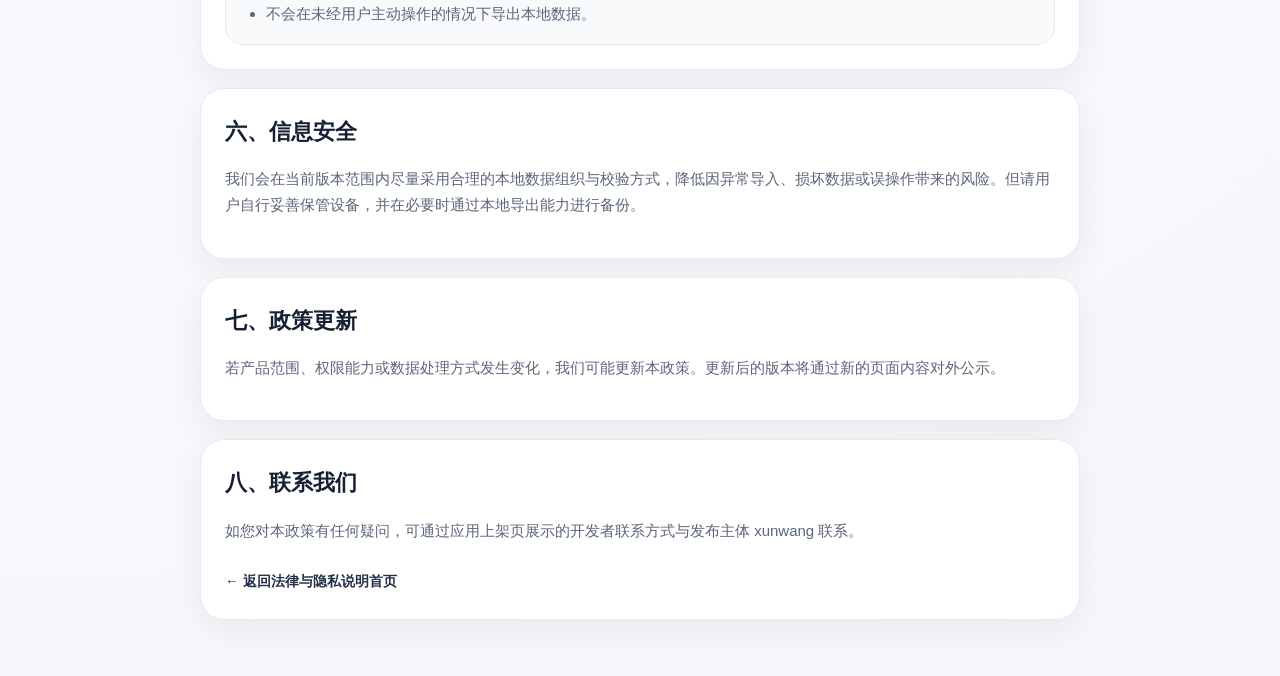
<file: docs/harmony/privacy-policy.html>
<!doctype html>
<html lang="zh-CN">
<head>
  <meta charset="utf-8">
  <meta name="viewport" content="width=device-width, initial-scale=1">
  <title>SandBank Harmony 隐私政策</title>
  <meta name="description" content="SandBank Harmony 隐私政策。">
  <link rel="stylesheet" href="./legal.css">
</head>
<body>
  <main class="page">
    <section class="hero">
      <span class="eyebrow">隐私政策</span>
      <h1>SandBank Harmony 隐私政策</h1>
      <p>欢迎使用 SandBank Harmony。我们重视用户隐私与数据安全。本政策用于说明鸿蒙版在当前版本中如何处理与保护用户信息。</p>
      <div class="hero-meta">
        <span class="chip">发布主体：xunwang</span>
        <span class="chip">生效日期：2026-03-28</span>
      </div>
    </section>

    <section class="section">
      <h2>一、适用范围</h2>
      <p>本政策适用于 SandBank Harmony 当前版本。当前版本采用本地优先的数据处理方式，核心能力包括目标管理、计划查看、流水记录、本地 JSON 导入导出、每日提醒与基础反馈能力。</p>
    </section>

    <section class="section">
      <h2>二、我们处理的信息</h2>
      <h3>1. 用户主动输入的信息</h3>
      <p>当用户创建或管理目标时，应用会在本机保存用户主动输入的目标名称、目标金额、计划节奏、计划记录、流水记录、提醒时间等数据。</p>

      <h3>2. 本地配置类信息</h3>
      <p>应用会在本机保存主题偏好、默认节奏、提醒开关、本地备份恢复状态等配置数据，用于保证应用在重启后仍能维持一致体验。</p>
    </section>

    <section class="section">
      <h2>三、信息的存储与使用方式</h2>
      <p>SandBank Harmony 当前版本默认将相关数据保存在用户设备本地，不会自动上传到云端服务器，也不提供 iCloud、云同步或远程镜像能力。</p>
      <p>应用中的本地 JSON 导入与导出能力，仅用于用户自行备份和恢复本地数据，不用于远程传输、集中分析或商业化画像。</p>
    </section>

    <section class="section">
      <h2>四、权限与设备能力使用</h2>
      <h3>1. 通知提醒</h3>
      <p>当用户主动开启每日提醒后，应用会调用系统提醒与通知能力，在本地生成提醒，用于提示用户按计划存钱。</p>

      <h3>2. 震动反馈</h3>
      <p>应用在部分交互中会调用系统震动能力，用于提供轻量反馈，不涉及个人信息上传或共享。</p>
    </section>

    <section class="section">
      <h2>五、我们不会做的事情</h2>
      <div class="list-box">
        <ul>
          <li>不会在当前版本中提供内购、会员订阅或恢复购买。</li>
          <li>不会提供云同步、iCloud 同步或跨设备自动同步。</li>
          <li>不会将本地目标数据用于广告推荐、第三方画像或精准营销。</li>
          <li>不会在未经用户主动操作的情况下导出本地数据。</li>
        </ul>
      </div>
    </section>

    <section class="section">
      <h2>六、信息安全</h2>
      <p>我们会在当前版本范围内尽量采用合理的本地数据组织与校验方式，降低因异常导入、损坏数据或误操作带来的风险。但请用户自行妥善保管设备，并在必要时通过本地导出能力进行备份。</p>
    </section>

    <section class="section">
      <h2>七、政策更新</h2>
      <p>若产品范围、权限能力或数据处理方式发生变化，我们可能更新本政策。更新后的版本将通过新的页面内容对外公示。</p>
    </section>

    <section class="section">
      <h2>八、联系我们</h2>
      <p>如您对本政策有任何疑问，可通过应用上架页展示的开发者联系方式与发布主体 xunwang 联系。</p>
      <a class="back-link" href="./index.html">← 返回法律与隐私说明首页</a>
    </section>
  </main>
</body>
</html>
</file>
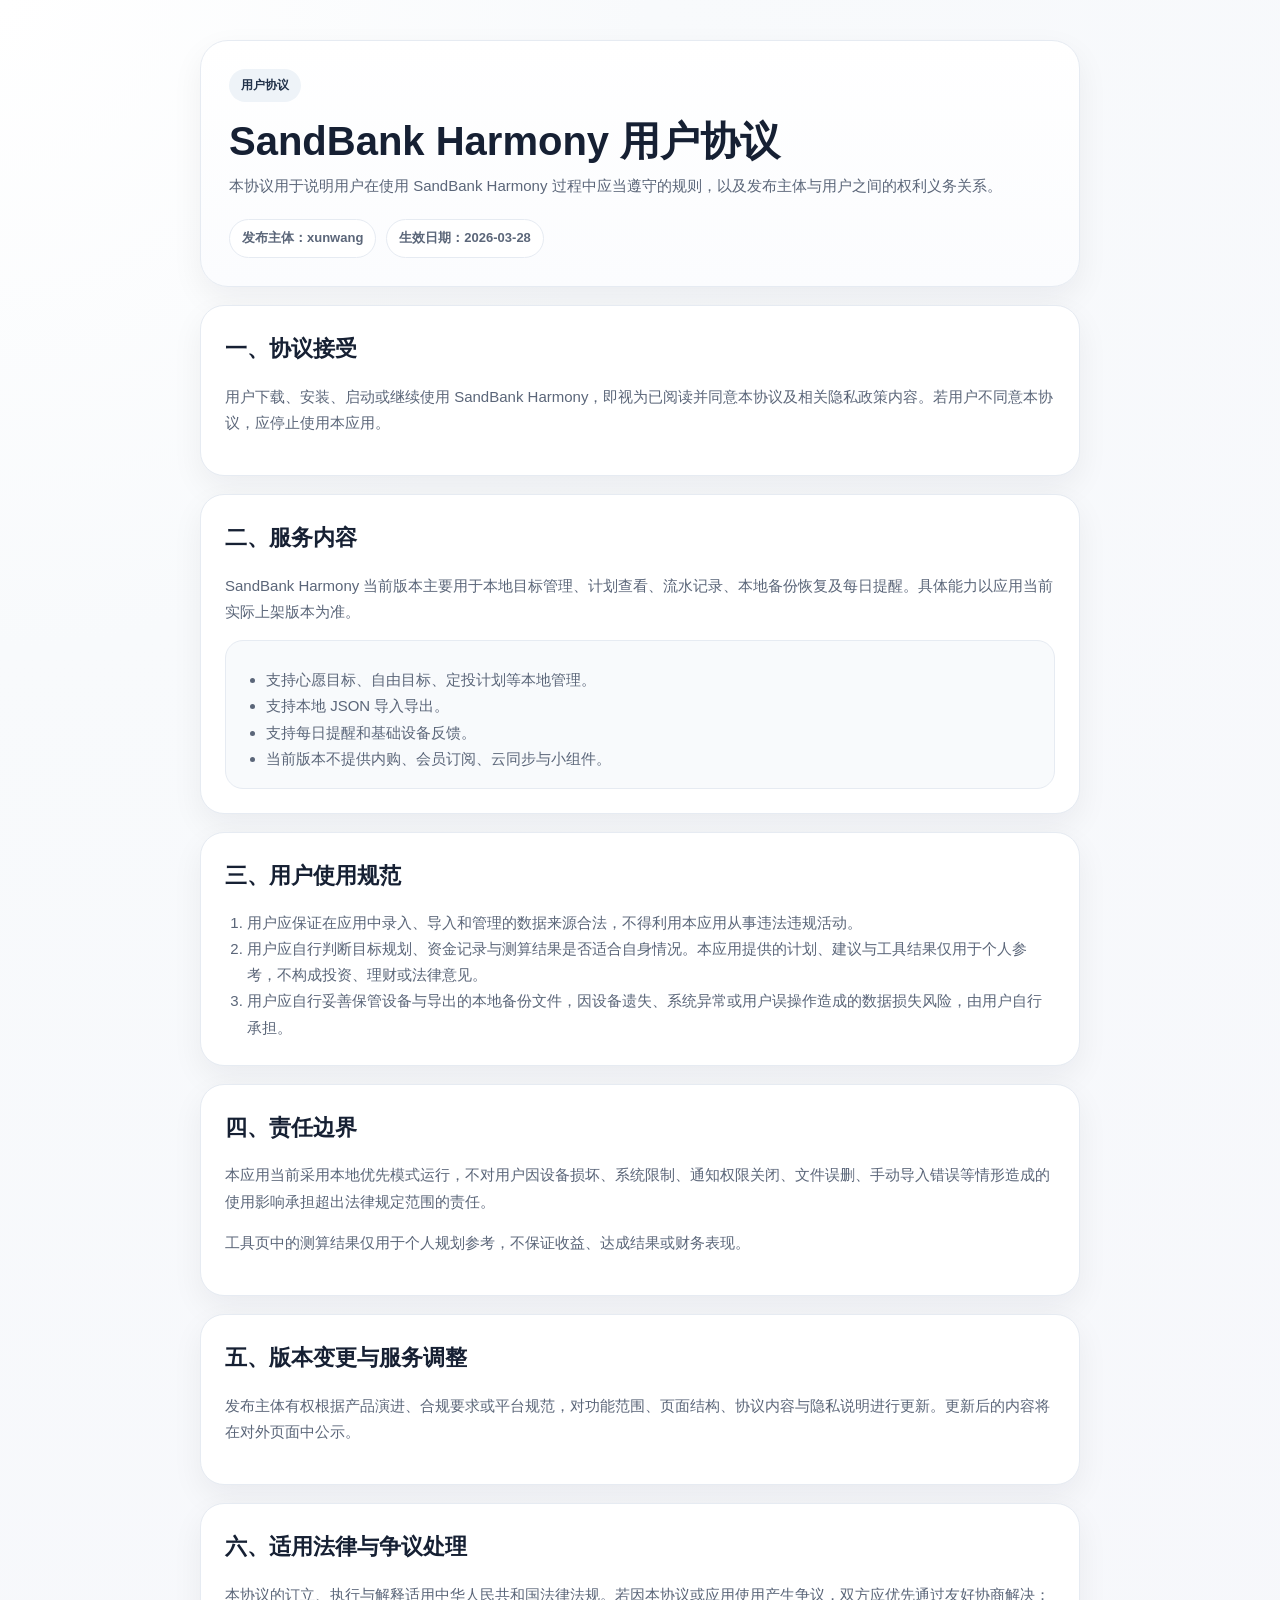
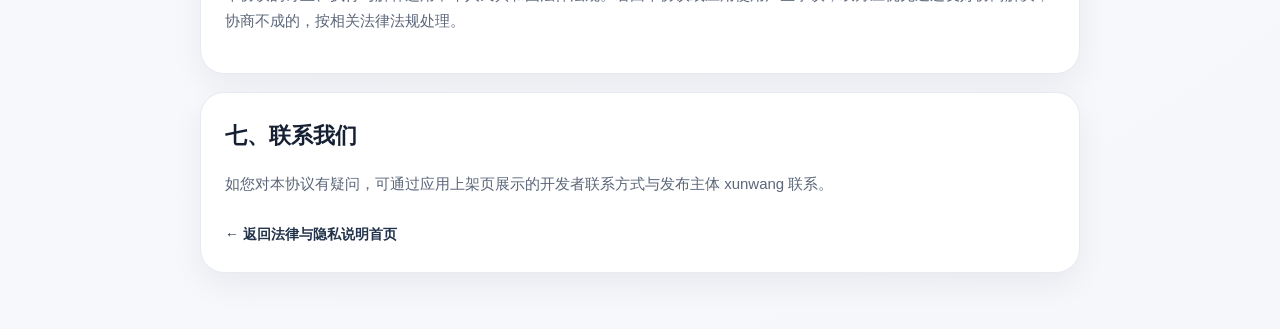
<file: docs/harmony/user-agreement.html>
<!doctype html>
<html lang="zh-CN">
<head>
  <meta charset="utf-8">
  <meta name="viewport" content="width=device-width, initial-scale=1">
  <title>SandBank Harmony 用户协议</title>
  <meta name="description" content="SandBank Harmony 用户协议。">
  <link rel="stylesheet" href="./legal.css">
</head>
<body>
  <main class="page">
    <section class="hero">
      <span class="eyebrow">用户协议</span>
      <h1>SandBank Harmony 用户协议</h1>
      <p>本协议用于说明用户在使用 SandBank Harmony 过程中应当遵守的规则，以及发布主体与用户之间的权利义务关系。</p>
      <div class="hero-meta">
        <span class="chip">发布主体：xunwang</span>
        <span class="chip">生效日期：2026-03-28</span>
      </div>
    </section>

    <section class="section">
      <h2>一、协议接受</h2>
      <p>用户下载、安装、启动或继续使用 SandBank Harmony，即视为已阅读并同意本协议及相关隐私政策内容。若用户不同意本协议，应停止使用本应用。</p>
    </section>

    <section class="section">
      <h2>二、服务内容</h2>
      <p>SandBank Harmony 当前版本主要用于本地目标管理、计划查看、流水记录、本地备份恢复及每日提醒。具体能力以应用当前实际上架版本为准。</p>
      <div class="list-box">
        <ul>
          <li>支持心愿目标、自由目标、定投计划等本地管理。</li>
          <li>支持本地 JSON 导入导出。</li>
          <li>支持每日提醒和基础设备反馈。</li>
          <li>当前版本不提供内购、会员订阅、云同步与小组件。</li>
        </ul>
      </div>
    </section>

    <section class="section">
      <h2>三、用户使用规范</h2>
      <ol>
        <li>用户应保证在应用中录入、导入和管理的数据来源合法，不得利用本应用从事违法违规活动。</li>
        <li>用户应自行判断目标规划、资金记录与测算结果是否适合自身情况。本应用提供的计划、建议与工具结果仅用于个人参考，不构成投资、理财或法律意见。</li>
        <li>用户应自行妥善保管设备与导出的本地备份文件，因设备遗失、系统异常或用户误操作造成的数据损失风险，由用户自行承担。</li>
      </ol>
    </section>

    <section class="section">
      <h2>四、责任边界</h2>
      <p>本应用当前采用本地优先模式运行，不对用户因设备损坏、系统限制、通知权限关闭、文件误删、手动导入错误等情形造成的使用影响承担超出法律规定范围的责任。</p>
      <p>工具页中的测算结果仅用于个人规划参考，不保证收益、达成结果或财务表现。</p>
    </section>

    <section class="section">
      <h2>五、版本变更与服务调整</h2>
      <p>发布主体有权根据产品演进、合规要求或平台规范，对功能范围、页面结构、协议内容与隐私说明进行更新。更新后的内容将在对外页面中公示。</p>
    </section>

    <section class="section">
      <h2>六、适用法律与争议处理</h2>
      <p>本协议的订立、执行与解释适用中华人民共和国法律法规。若因本协议或应用使用产生争议，双方应优先通过友好协商解决；协商不成的，按相关法律法规处理。</p>
    </section>

    <section class="section">
      <h2>七、联系我们</h2>
      <p>如您对本协议有疑问，可通过应用上架页展示的开发者联系方式与发布主体 xunwang 联系。</p>
      <a class="back-link" href="./index.html">← 返回法律与隐私说明首页</a>
    </section>
  </main>
</body>
</html>
</file>
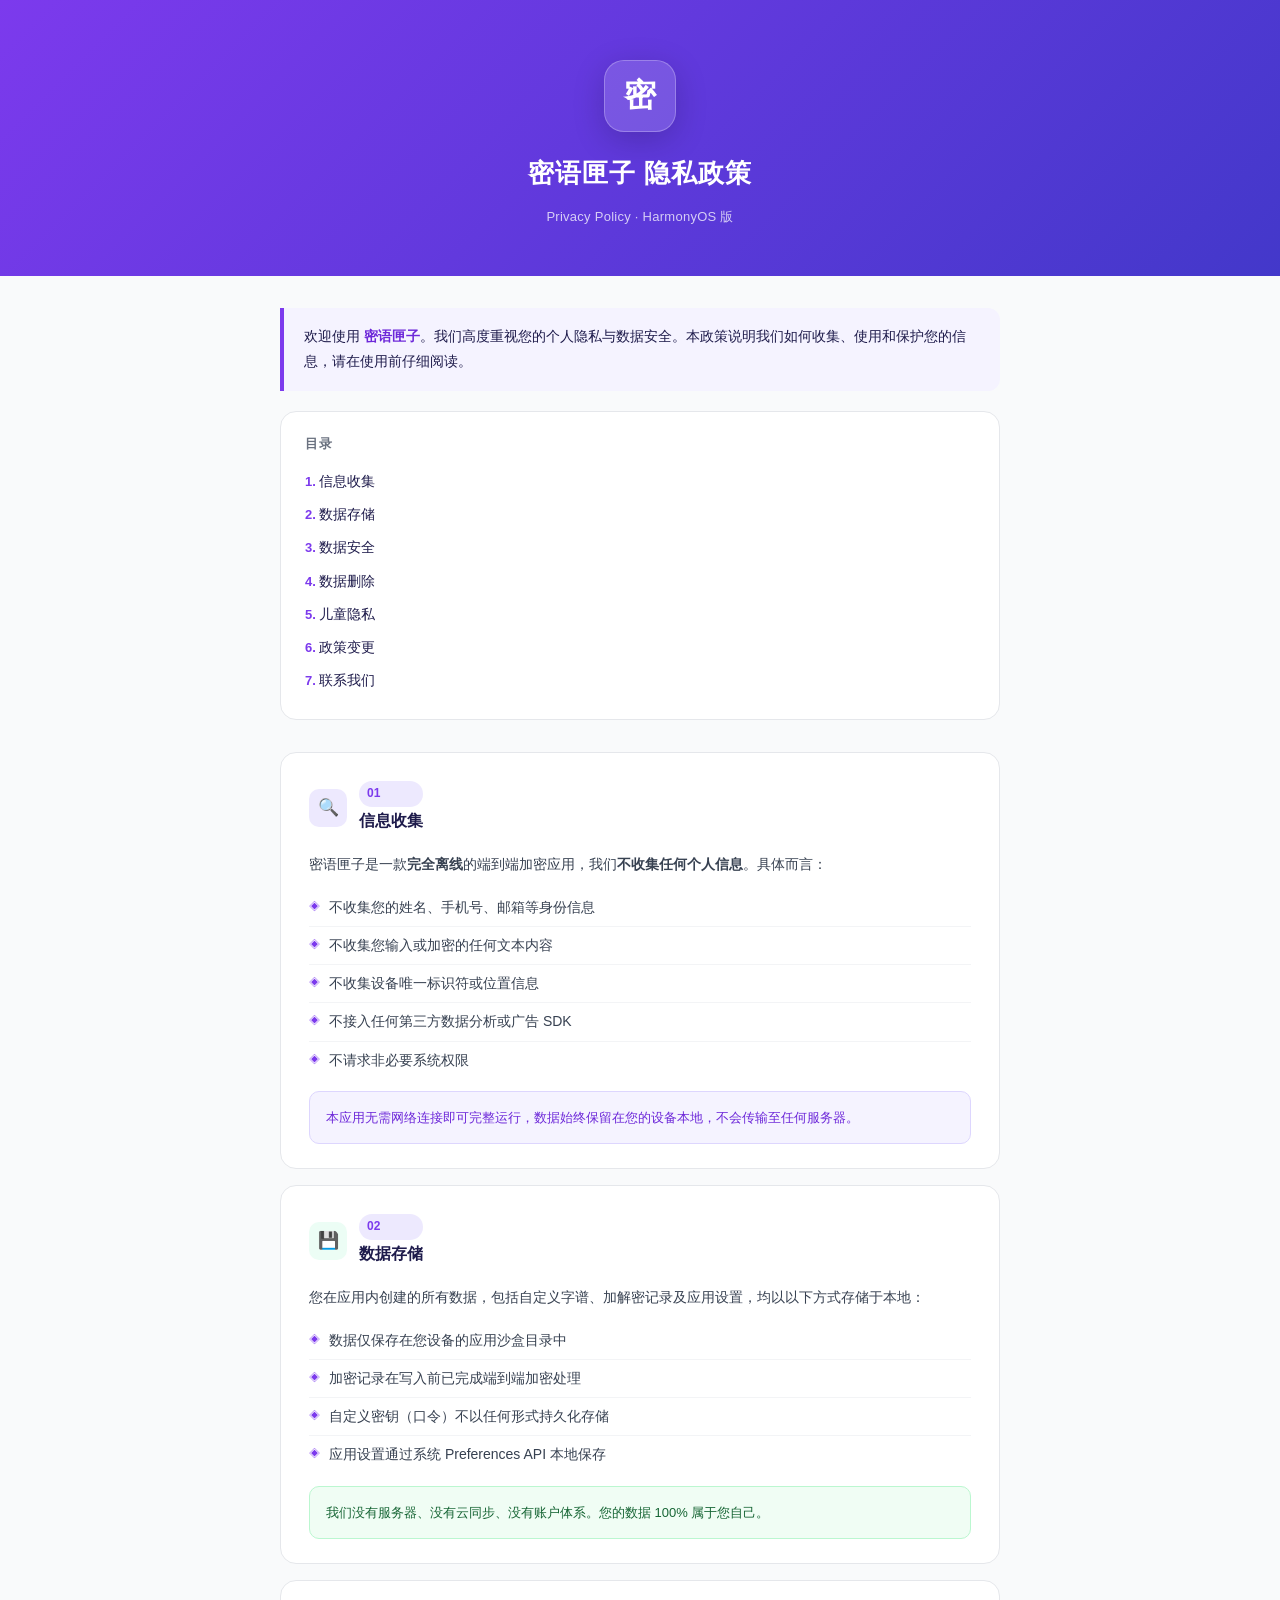
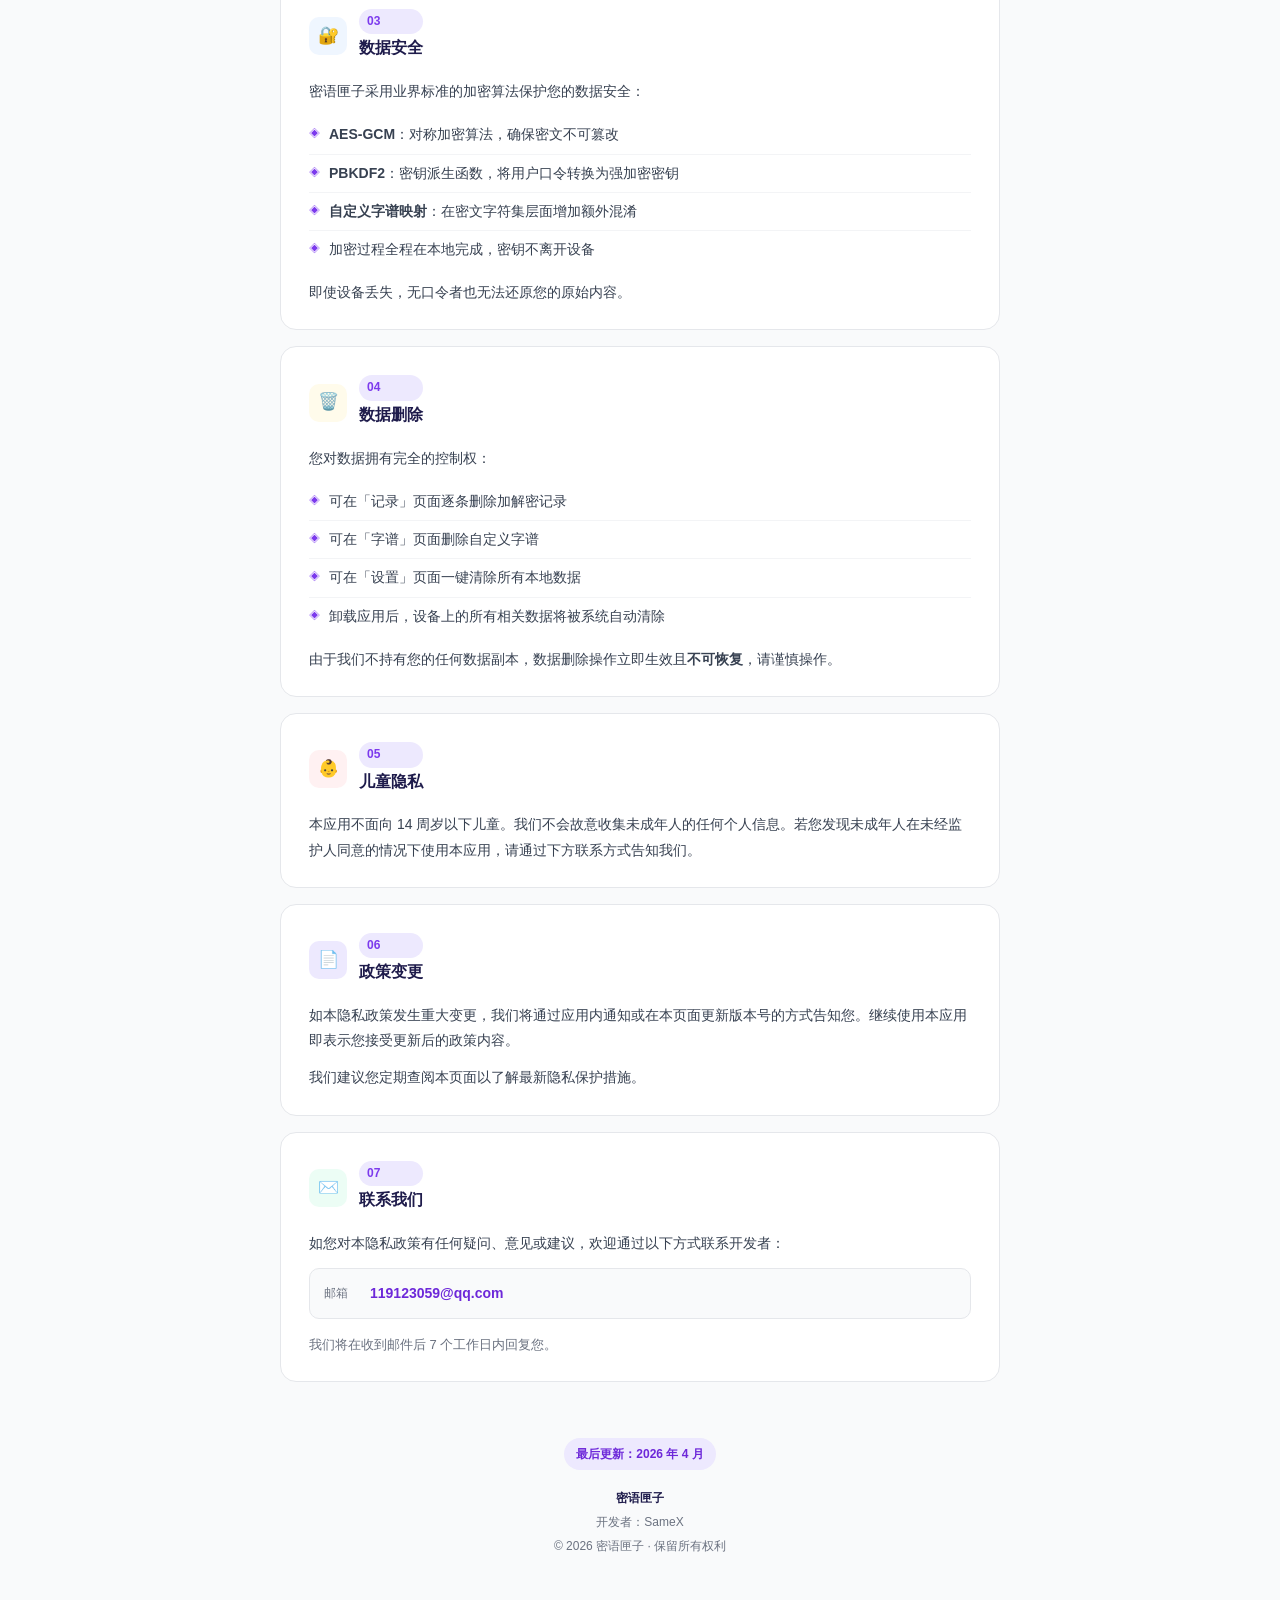
<file: docs/xxsercet/privacy.html>
<!DOCTYPE html>
<html lang="zh-CN">
<head>
  <meta charset="UTF-8" />
  <meta name="viewport" content="width=device-width, initial-scale=1.0" />
  <title>隐私政策 — 密语匣子</title>
  <style>
    *, *::before, *::after { box-sizing: border-box; margin: 0; padding: 0; }

    :root {
      --purple-600: #7C3AED;
      --purple-700: #6D28D9;
      --purple-50:  #F5F3FF;
      --purple-100: #EDE9FE;
      --purple-200: #DDD6FE;
      --text-primary:   #1E1B4B;
      --text-secondary: #6B7280;
      --border:         #E5E7EB;
      --bg:             #F9FAFB;
    }

    html { scroll-behavior: smooth; }

    body {
      font-family: -apple-system, "PingFang SC", "Hiragino Sans GB", "Microsoft YaHei", sans-serif;
      background: var(--bg);
      color: var(--text-primary);
      line-height: 1.8;
      font-size: 15px;
    }

    /* ── Header ── */
    header {
      background: linear-gradient(135deg, #7C3AED 0%, #4338CA 100%);
      color: #fff;
      padding: 60px 24px 48px;
      text-align: center;
    }

    .logo {
      display: inline-flex;
      align-items: center;
      justify-content: center;
      width: 72px;
      height: 72px;
      border-radius: 20px;
      background: rgba(255,255,255,0.15);
      border: 1.5px solid rgba(255,255,255,0.25);
      font-size: 32px;
      font-weight: 700;
      color: #fff;
      margin-bottom: 18px;
      box-shadow: 0 8px 32px rgba(0,0,0,0.18);
    }

    header h1 {
      font-size: 26px;
      font-weight: 700;
      letter-spacing: 0.04em;
      margin-bottom: 8px;
    }

    header p {
      font-size: 13px;
      opacity: 0.75;
      letter-spacing: 0.02em;
    }

    /* ── Layout ── */
    .container {
      max-width: 760px;
      margin: 0 auto;
      padding: 0 20px;
    }

    /* ── Intro banner ── */
    .intro {
      background: var(--purple-50);
      border-left: 4px solid var(--purple-600);
      border-radius: 0 12px 12px 0;
      padding: 16px 20px;
      margin: 32px 0 8px;
      font-size: 14px;
      color: var(--text-primary);
    }

    .intro strong { color: var(--purple-700); }

    /* ── TOC ── */
    nav.toc {
      background: #fff;
      border: 1px solid var(--border);
      border-radius: 16px;
      padding: 20px 24px;
      margin: 20px 0 32px;
    }

    nav.toc h2 {
      font-size: 13px;
      font-weight: 600;
      color: var(--text-secondary);
      text-transform: uppercase;
      letter-spacing: 0.08em;
      margin-bottom: 12px;
    }

    nav.toc ol {
      list-style: none;
      counter-reset: toc;
    }

    nav.toc ol li {
      counter-increment: toc;
      margin-bottom: 6px;
    }

    nav.toc ol li::before {
      content: counter(toc) ". ";
      color: var(--purple-600);
      font-weight: 600;
      font-size: 13px;
    }

    nav.toc a {
      color: var(--text-primary);
      text-decoration: none;
      font-size: 14px;
      transition: color .15s;
    }

    nav.toc a:hover { color: var(--purple-600); }

    /* ── Sections ── */
    article section {
      background: #fff;
      border: 1px solid var(--border);
      border-radius: 16px;
      padding: 28px 28px 24px;
      margin-bottom: 16px;
    }

    .section-header {
      display: flex;
      align-items: center;
      gap: 12px;
      margin-bottom: 16px;
    }

    .section-icon {
      width: 38px;
      height: 38px;
      border-radius: 10px;
      display: flex;
      align-items: center;
      justify-content: center;
      font-size: 17px;
      flex-shrink: 0;
    }

    .icon-purple { background: var(--purple-100); }
    .icon-green  { background: #ECFDF5; }
    .icon-blue   { background: #EFF6FF; }
    .icon-amber  { background: #FFFBEB; }
    .icon-rose   { background: #FFF1F2; }

    .section-header h2 {
      font-size: 16px;
      font-weight: 700;
      color: var(--text-primary);
    }

    .section-header .num {
      font-size: 12px;
      color: var(--purple-600);
      font-weight: 600;
      background: var(--purple-100);
      padding: 2px 8px;
      border-radius: 20px;
    }

    section p {
      font-size: 14px;
      color: #374151;
      margin-bottom: 12px;
    }

    section p:last-child { margin-bottom: 0; }

    section ul {
      padding-left: 0;
      list-style: none;
      margin-bottom: 12px;
    }

    section ul li {
      font-size: 14px;
      color: #374151;
      padding: 6px 0 6px 20px;
      position: relative;
      border-bottom: 1px solid #F3F4F6;
    }

    section ul li:last-child { border-bottom: none; }

    section ul li::before {
      content: "◈";
      position: absolute;
      left: 0;
      color: var(--purple-600);
      font-size: 11px;
      top: 8px;
    }

    .highlight-box {
      background: var(--purple-50);
      border: 1px solid var(--purple-200);
      border-radius: 10px;
      padding: 14px 16px;
      font-size: 13px;
      color: var(--purple-700);
      font-weight: 500;
      margin-top: 12px;
    }

    .highlight-box.green {
      background: #F0FDF4;
      border-color: #BBF7D0;
      color: #166534;
    }

    .contact-row {
      display: flex;
      align-items: center;
      gap: 10px;
      padding: 12px 14px;
      background: var(--bg);
      border-radius: 10px;
      border: 1px solid var(--border);
      margin-top: 12px;
    }

    .contact-row .label {
      font-size: 12px;
      color: var(--text-secondary);
      min-width: 36px;
    }

    .contact-row a {
      font-size: 14px;
      color: var(--purple-700);
      font-weight: 600;
      text-decoration: none;
    }

    .contact-row a:hover { text-decoration: underline; }

    /* ── Footer ── */
    footer {
      text-align: center;
      padding: 40px 20px 60px;
      font-size: 12px;
      color: var(--text-secondary);
      line-height: 2;
    }

    footer strong { color: var(--text-primary); }

    .updated-badge {
      display: inline-block;
      background: var(--purple-100);
      color: var(--purple-700);
      font-size: 12px;
      font-weight: 600;
      padding: 4px 12px;
      border-radius: 20px;
      margin-bottom: 16px;
    }

    @media (max-width: 600px) {
      header { padding: 48px 20px 40px; }
      header h1 { font-size: 22px; }
      article section { padding: 20px 18px; }
      nav.toc { padding: 16px 18px; }
    }
  </style>
</head>
<body>

<header>
  <div class="logo">密</div>
  <h1>密语匣子 隐私政策</h1>
  <p>Privacy Policy · HarmonyOS 版</p>
</header>

<div class="container">

  <div class="intro">
    欢迎使用 <strong>密语匣子</strong>。我们高度重视您的个人隐私与数据安全。本政策说明我们如何收集、使用和保护您的信息，请在使用前仔细阅读。
  </div>

  <nav class="toc">
    <h2>目录</h2>
    <ol>
      <li><a href="#s1">信息收集</a></li>
      <li><a href="#s2">数据存储</a></li>
      <li><a href="#s3">数据安全</a></li>
      <li><a href="#s4">数据删除</a></li>
      <li><a href="#s5">儿童隐私</a></li>
      <li><a href="#s6">政策变更</a></li>
      <li><a href="#s7">联系我们</a></li>
    </ol>
  </nav>

  <article>

    <!-- 1 信息收集 -->
    <section id="s1">
      <div class="section-header">
        <div class="section-icon icon-purple">🔍</div>
        <div>
          <div class="num">01</div>
          <h2>信息收集</h2>
        </div>
      </div>
      <p>密语匣子是一款<strong>完全离线</strong>的端到端加密应用，我们<strong>不收集任何个人信息</strong>。具体而言：</p>
      <ul>
        <li>不收集您的姓名、手机号、邮箱等身份信息</li>
        <li>不收集您输入或加密的任何文本内容</li>
        <li>不收集设备唯一标识符或位置信息</li>
        <li>不接入任何第三方数据分析或广告 SDK</li>
        <li>不请求非必要系统权限</li>
      </ul>
      <div class="highlight-box">
        本应用无需网络连接即可完整运行，数据始终保留在您的设备本地，不会传输至任何服务器。
      </div>
    </section>

    <!-- 2 数据存储 -->
    <section id="s2">
      <div class="section-header">
        <div class="section-icon icon-green">💾</div>
        <div>
          <div class="num">02</div>
          <h2>数据存储</h2>
        </div>
      </div>
      <p>您在应用内创建的所有数据，包括自定义字谱、加解密记录及应用设置，均以以下方式存储于本地：</p>
      <ul>
        <li>数据仅保存在您设备的应用沙盒目录中</li>
        <li>加密记录在写入前已完成端到端加密处理</li>
        <li>自定义密钥（口令）不以任何形式持久化存储</li>
        <li>应用设置通过系统 Preferences API 本地保存</li>
      </ul>
      <div class="highlight-box green">
        我们没有服务器、没有云同步、没有账户体系。您的数据 100% 属于您自己。
      </div>
    </section>

    <!-- 3 数据安全 -->
    <section id="s3">
      <div class="section-header">
        <div class="section-icon icon-blue">🔐</div>
        <div>
          <div class="num">03</div>
          <h2>数据安全</h2>
        </div>
      </div>
      <p>密语匣子采用业界标准的加密算法保护您的数据安全：</p>
      <ul>
        <li><strong>AES-GCM</strong>：对称加密算法，确保密文不可篡改</li>
        <li><strong>PBKDF2</strong>：密钥派生函数，将用户口令转换为强加密密钥</li>
        <li><strong>自定义字谱映射</strong>：在密文字符集层面增加额外混淆</li>
        <li>加密过程全程在本地完成，密钥不离开设备</li>
      </ul>
      <p>即使设备丢失，无口令者也无法还原您的原始内容。</p>
    </section>

    <!-- 4 数据删除 -->
    <section id="s4">
      <div class="section-header">
        <div class="section-icon icon-amber">🗑️</div>
        <div>
          <div class="num">04</div>
          <h2>数据删除</h2>
        </div>
      </div>
      <p>您对数据拥有完全的控制权：</p>
      <ul>
        <li>可在「记录」页面逐条删除加解密记录</li>
        <li>可在「字谱」页面删除自定义字谱</li>
        <li>可在「设置」页面一键清除所有本地数据</li>
        <li>卸载应用后，设备上的所有相关数据将被系统自动清除</li>
      </ul>
      <p>由于我们不持有您的任何数据副本，数据删除操作立即生效且<strong>不可恢复</strong>，请谨慎操作。</p>
    </section>

    <!-- 5 儿童隐私 -->
    <section id="s5">
      <div class="section-header">
        <div class="section-icon icon-rose">👶</div>
        <div>
          <div class="num">05</div>
          <h2>儿童隐私</h2>
        </div>
      </div>
      <p>本应用不面向 14 周岁以下儿童。我们不会故意收集未成年人的任何个人信息。若您发现未成年人在未经监护人同意的情况下使用本应用，请通过下方联系方式告知我们。</p>
    </section>

    <!-- 6 政策变更 -->
    <section id="s6">
      <div class="section-header">
        <div class="section-icon icon-purple">📄</div>
        <div>
          <div class="num">06</div>
          <h2>政策变更</h2>
        </div>
      </div>
      <p>如本隐私政策发生重大变更，我们将通过应用内通知或在本页面更新版本号的方式告知您。继续使用本应用即表示您接受更新后的政策内容。</p>
      <p>我们建议您定期查阅本页面以了解最新隐私保护措施。</p>
    </section>

    <!-- 7 联系我们 -->
    <section id="s7">
      <div class="section-header">
        <div class="section-icon icon-green">✉️</div>
        <div>
          <div class="num">07</div>
          <h2>联系我们</h2>
        </div>
      </div>
      <p>如您对本隐私政策有任何疑问、意见或建议，欢迎通过以下方式联系开发者：</p>
      <div class="contact-row">
        <span class="label">邮箱</span>
        <a href="mailto:119123059@qq.com">119123059@qq.com</a>
      </div>
      <p style="margin-top: 14px; font-size: 13px; color: #6B7280;">我们将在收到邮件后 7 个工作日内回复您。</p>
    </section>

  </article>

  <footer>
    <div class="updated-badge">最后更新：2026 年 4 月</div>
    <br />
    <strong>密语匣子</strong><br />
    开发者：SameX<br />
    © 2026 密语匣子 · 保留所有权利
  </footer>

</div>

</body>
</html>
</file>
<file: docs/harmony/legal.css>
:root {
  --bg: #f6f7fb;
  --surface: #ffffff;
  --surface-soft: #f8fafc;
  --text: #162033;
  --text-secondary: #5b6679;
  --line: #e6ebf2;
  --accent: #22324a;
  --accent-soft: #eef3f8;
  --max-width: 920px;
  --radius-lg: 24px;
  --radius-md: 18px;
  --shadow: 0 12px 32px rgba(15, 23, 42, 0.06);
}

* {
  box-sizing: border-box;
}

html {
  scroll-behavior: smooth;
}

body {
  margin: 0;
  font-family: -apple-system, BlinkMacSystemFont, "PingFang SC", "Hiragino Sans GB",
    "Microsoft YaHei", "Noto Sans CJK SC", sans-serif;
  color: var(--text);
  background:
    radial-gradient(circle at top left, #ffffff 0, #f8fafc 28%, #f6f7fb 100%);
  line-height: 1.75;
}

a {
  color: var(--accent);
  text-decoration: none;
}

a:hover {
  text-decoration: underline;
}

.page {
  width: min(100%, var(--max-width));
  margin: 0 auto;
  padding: 40px 20px 56px;
}

.hero {
  padding: 28px;
  background: linear-gradient(180deg, #ffffff 0%, #fbfcfe 100%);
  border: 1px solid var(--line);
  border-radius: 28px;
  box-shadow: var(--shadow);
}

.eyebrow {
  display: inline-flex;
  align-items: center;
  gap: 8px;
  padding: 6px 12px;
  border-radius: 999px;
  background: var(--accent-soft);
  color: var(--accent);
  font-size: 12px;
  font-weight: 700;
}

.hero h1 {
  margin: 16px 0 8px;
  font-size: clamp(28px, 4vw, 40px);
  line-height: 1.18;
}

.hero p {
  margin: 0;
  color: var(--text-secondary);
  font-size: 15px;
}

.hero-meta {
  display: flex;
  flex-wrap: wrap;
  gap: 10px;
  margin-top: 20px;
}

.chip {
  padding: 7px 12px;
  border-radius: 999px;
  background: #fff;
  border: 1px solid var(--line);
  color: var(--text-secondary);
  font-size: 13px;
  font-weight: 600;
}

.section {
  margin-top: 18px;
  padding: 24px;
  background: var(--surface);
  border: 1px solid var(--line);
  border-radius: var(--radius-lg);
  box-shadow: var(--shadow);
}

.section h2 {
  margin: 0 0 14px;
  font-size: 22px;
}

.section h3 {
  margin: 22px 0 10px;
  font-size: 17px;
}

.section p,
.section li {
  color: var(--text-secondary);
  font-size: 15px;
}

.section ul,
.section ol {
  margin: 10px 0 0;
  padding-left: 22px;
}

.card-grid {
  display: grid;
  grid-template-columns: repeat(auto-fit, minmax(220px, 1fr));
  gap: 14px;
  margin-top: 18px;
}

.nav-card {
  display: block;
  padding: 20px;
  border-radius: var(--radius-md);
  border: 1px solid var(--line);
  background: linear-gradient(180deg, #ffffff 0%, #fafbfd 100%);
  transition: transform 160ms ease, box-shadow 160ms ease, border-color 160ms ease;
}

.nav-card:hover {
  transform: translateY(-2px);
  border-color: #d4dce8;
  box-shadow: 0 12px 28px rgba(15, 23, 42, 0.08);
  text-decoration: none;
}

.nav-card h3 {
  margin: 0 0 8px;
  color: var(--text);
}

.nav-card p {
  margin: 0;
  color: var(--text-secondary);
  font-size: 14px;
}

.list-box {
  padding: 16px 18px;
  border-radius: var(--radius-md);
  background: var(--surface-soft);
  border: 1px solid var(--line);
}

.footer {
  margin-top: 18px;
  color: var(--text-secondary);
  font-size: 13px;
  text-align: center;
}

.back-link {
  display: inline-flex;
  align-items: center;
  gap: 6px;
  margin-top: 10px;
  font-size: 14px;
  font-weight: 700;
}

@media (max-width: 640px) {
  .page {
    padding: 20px 14px 36px;
  }

  .hero,
  .section {
    padding: 18px;
    border-radius: 20px;
  }
}
</file>
